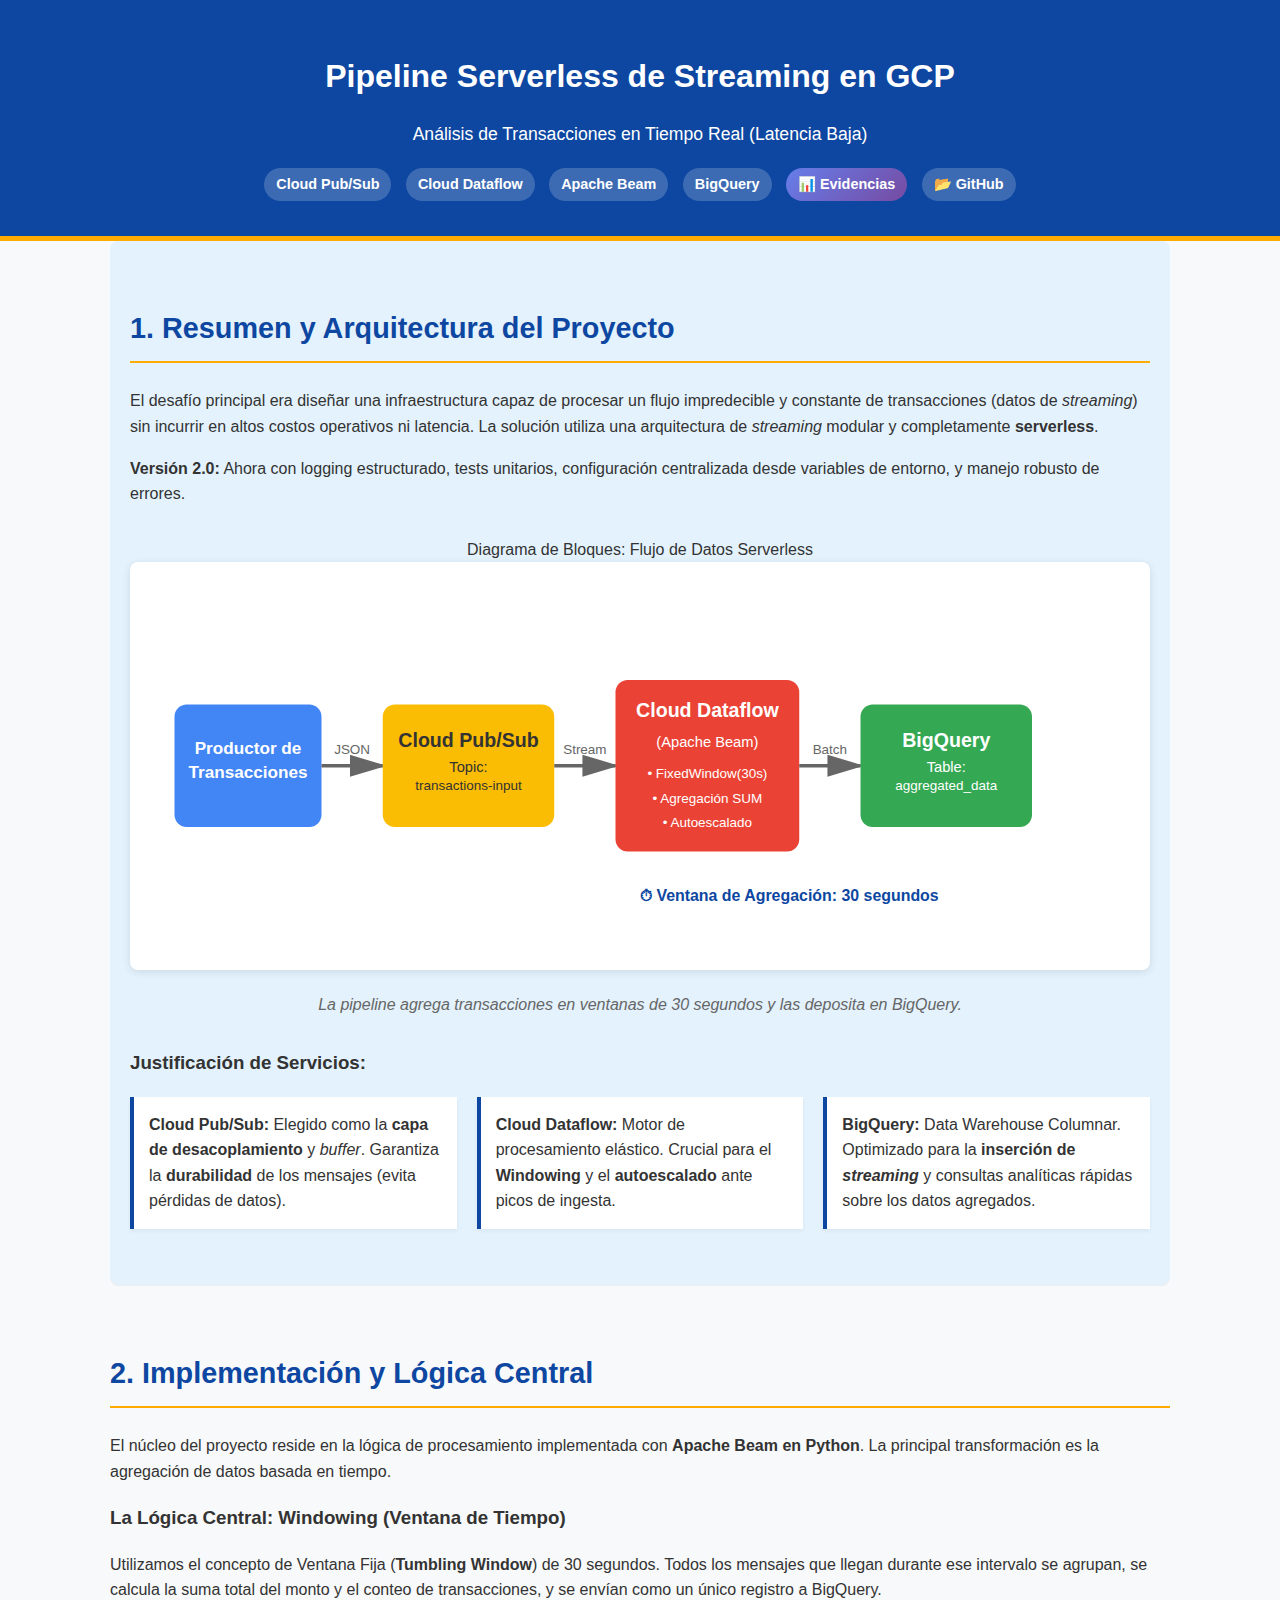
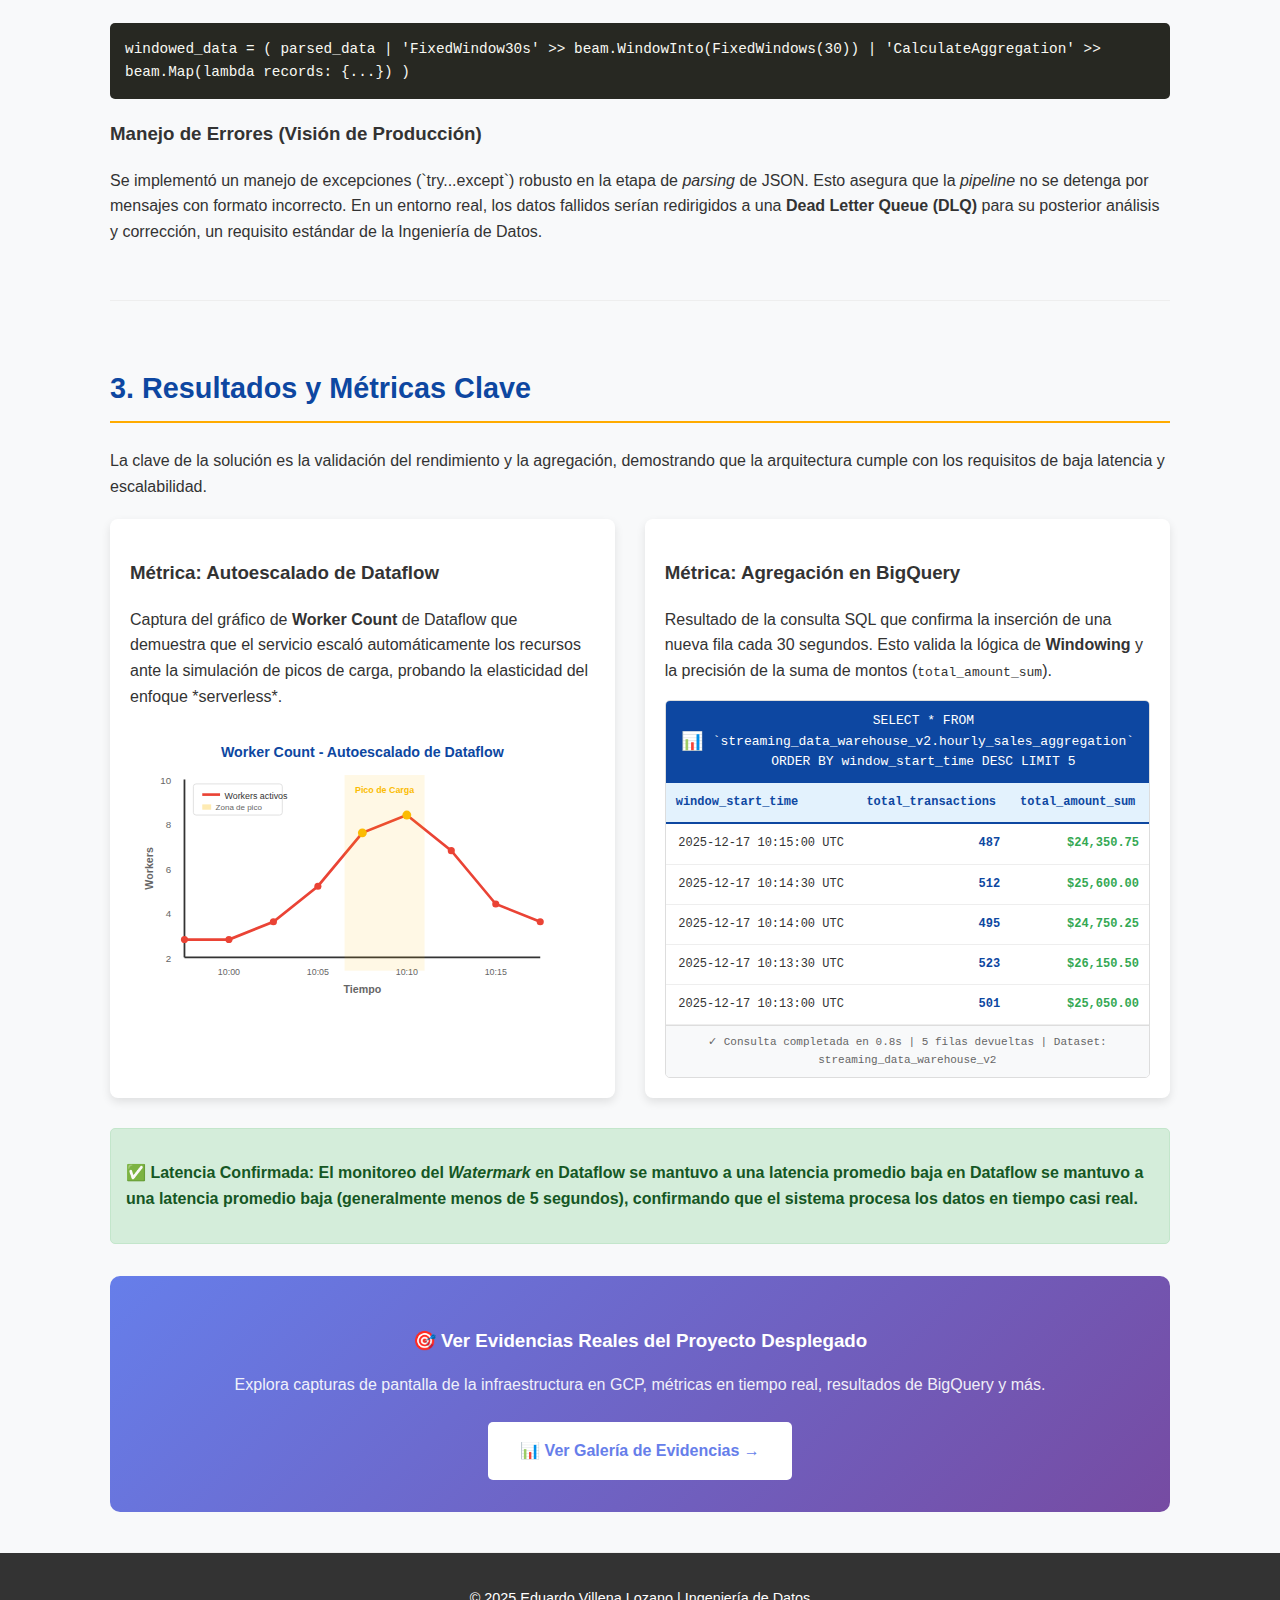
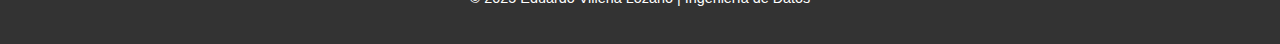
<file: index.html>
<!DOCTYPE html>
<html lang="es">
    <head>
        <meta charset="UTF-8">
        <meta name="viewport" content="width=device-width, initial-scale=1.0">
        <meta name="description"
            content="Pipeline Serverless de Streaming en GCP para análisis de transacciones en tiempo real con Pub/Sub, Dataflow y BigQuery.">
        <meta name="keywords"
            content="GCP, Google Cloud, Streaming, Pipeline, BigQuery, Dataflow, Apache Beam, Pub/Sub, Serverless">
        <meta name="author" content="Portafolio de Ingeniería de Datos">
        <title>Proyecto | Pipeline Serverless de Streaming en GCP</title>
        <link rel="stylesheet" href="css/style.css">
    </head>
    <body>

        <header class="hero">
            <div class="container">
                <h1 class="project-title">Pipeline Serverless de Streaming en GCP</h1>
                <p class="subtitle">Análisis de Transacciones en Tiempo Real (Latencia Baja)</p>
                <div class="tech-stack">
                    <a href="pubsub.html" class="tech-badge tech-badge-link" title="Ver detalles de Cloud Pub/Sub">Cloud Pub/Sub</a>
                    <a href="dataflow.html" class="tech-badge tech-badge-link" title="Ver detalles de Cloud Dataflow">Cloud Dataflow</a>
                    <a href="apachebeam.html" class="tech-badge tech-badge-link" title="Ver detalles de Apache Beam">Apache Beam</a>
                    <a href="bigquery.html" class="tech-badge tech-badge-link" title="Ver detalles de BigQuery">BigQuery</a>
                    <a href="evidencias.html" class="tech-badge tech-badge-link" title="Ver evidencias del proyecto desplegado" style="background: linear-gradient(135deg, #667eea 0%, #764ba2 100%);">📊 Evidencias</a>
                    <a href="https://github.com/tu-usuario/streaming-serverless-pipeline" target="_blank" rel="noopener noreferrer" class="tech-badge tech-badge-link" title="Ver código fuente en GitHub">📂 GitHub</a>
                </div>
            </div>
        </header>

        <main class="container main-content">

            <section id="arquitectura" class="section architecture-section">
                <h2>1. Resumen y Arquitectura del Proyecto</h2>
                <p>El desafío principal era diseñar una infraestructura capaz de
                    procesar un flujo impredecible y constante de transacciones
                    (datos de <em>streaming</em>) sin incurrir en altos costos
                    operativos ni latencia. La solución utiliza una arquitectura
                    de <em>streaming</em> modular y completamente <strong>serverless</strong>.</p>
                <p><strong>Versión 2.0:</strong> Ahora con logging estructurado, tests unitarios,
                    configuración centralizada desde variables de entorno, y manejo robusto de errores.</p>

                <figure class="diagram-container">
                    <figcaption>Diagrama de Bloques: Flujo de Datos
                        Serverless</figcaption>
                    <svg class="architecture-svg" viewBox="0 0 800 300"
                        xmlns="http://www.w3.org/2000/svg">
                        <!-- Productor -->
                        <g class="component">
                            <rect x="20" y="100" width="120" height="100"
                                fill="#4285F4" rx="10" />
                            <text x="80" y="140" text-anchor="middle"
                                fill="white" font-weight="bold"
                                font-size="14">Productor de</text>
                            <text x="80" y="160" text-anchor="middle"
                                fill="white" font-weight="bold"
                                font-size="14">Transacciones</text>
                        </g>

                        <!-- Flecha 1 -->
                        <path d="M 140 150 L 190 150" stroke="#666"
                            stroke-width="3" fill="none"
                            marker-end="url(#arrowhead)" />
                        <text x="165" y="140" text-anchor="middle"
                            font-size="11" fill="#666">JSON</text>

                        <!-- Cloud Pub/Sub -->
                        <g class="component">
                            <rect x="190" y="100" width="140" height="100"
                                fill="#FBBC04" rx="10" />
                            <text x="260" y="135" text-anchor="middle"
                                fill="#333" font-weight="bold"
                                font-size="16">Cloud Pub/Sub</text>
                            <text x="260" y="155" text-anchor="middle"
                                fill="#333" font-size="12">Topic:</text>
                            <text x="260" y="170" text-anchor="middle"
                                fill="#333"
                                font-size="11">transactions-input</text>
                        </g>

                        <!-- Flecha 2 -->
                        <path d="M 330 150 L 380 150" stroke="#666"
                            stroke-width="3" fill="none"
                            marker-end="url(#arrowhead)" />
                        <text x="355" y="140" text-anchor="middle"
                            font-size="11" fill="#666">Stream</text>

                        <!-- Cloud Dataflow -->
                        <g class="component">
                            <rect x="380" y="80" width="150" height="140"
                                fill="#EA4335" rx="10" />
                            <text x="455" y="110" text-anchor="middle"
                                fill="white" font-weight="bold"
                                font-size="16">Cloud Dataflow</text>
                            <text x="455" y="135" text-anchor="middle"
                                fill="white" font-size="12">(Apache Beam)</text>
                            <text x="455" y="160" text-anchor="middle"
                                fill="white" font-size="11">•
                                FixedWindow(30s)</text>
                            <text x="455" y="180" text-anchor="middle"
                                fill="white" font-size="11">• Agregación
                                SUM</text>
                            <text x="455" y="200" text-anchor="middle"
                                fill="white" font-size="11">•
                                Autoescalado</text>
                        </g>

                        <!-- Flecha 3 -->
                        <path d="M 530 150 L 580 150" stroke="#666"
                            stroke-width="3" fill="none"
                            marker-end="url(#arrowhead)" />
                        <text x="555" y="140" text-anchor="middle"
                            font-size="11" fill="#666">Batch</text>

                        <!-- BigQuery -->
                        <g class="component">
                            <rect x="580" y="100" width="140" height="100"
                                fill="#34A853" rx="10" />
                            <text x="650" y="135" text-anchor="middle"
                                fill="white" font-weight="bold"
                                font-size="16">BigQuery</text>
                            <text x="650" y="155" text-anchor="middle"
                                fill="white" font-size="12">Table:</text>
                            <text x="650" y="170" text-anchor="middle"
                                fill="white"
                                font-size="11">aggregated_data</text>
                        </g>

                        <!-- Definición de flecha -->
                        <defs>
                            <marker id="arrowhead" markerWidth="10"
                                markerHeight="10" refX="9" refY="3"
                                orient="auto">
                                <polygon points="0 0, 10 3, 0 6" fill="#666" />
                            </marker>
                        </defs>

                        <!-- Tiempo de ventana -->
                        <text x="400" y="260" font-size="13" fill="#0d47a1"
                            font-weight="bold">⏱ Ventana de Agregación: 30
                            segundos</text>
                    </svg>
                    <p class="diagram-note">La pipeline agrega transacciones en
                        ventanas de 30 segundos y las deposita en BigQuery.</p>
                </figure>

                <div class="component-list">
                    <h3>Justificación de Servicios:</h3>
                    <ul>
                        <li><strong>Cloud Pub/Sub:</strong> Elegido como la
                            <strong>capa de desacoplamiento</strong> y <em>buffer</em>. Garantiza la
                            <strong>durabilidad</strong> de los mensajes (evita pérdidas de
                            datos).</li>
                        <li><strong>Cloud Dataflow:</strong> Motor de
                            procesamiento elástico. Crucial para el
                            <strong>Windowing</strong> y el <strong>autoescalado</strong> ante picos de
                            ingesta.</li>
                        <li><strong>BigQuery:</strong> Data Warehouse Columnar.
                            Optimizado para la <strong>inserción de <em>streaming</em></strong> y
                            consultas analíticas rápidas sobre los datos
                            agregados.</li>
                    </ul>
                </div>
            </section>

            <section id="implementacion" class="section">
                <h2>2. Implementación y Lógica Central</h2>
                <p>El núcleo del proyecto reside en la lógica de procesamiento
                    implementada con <strong>Apache Beam en Python</strong>. La principal
                    transformación es la agregación de datos basada en
                    tiempo.</p>

                <h3>La Lógica Central: Windowing (Ventana de Tiempo)</h3>
                <p>Utilizamos el concepto de Ventana Fija (<strong>Tumbling
                    Window</strong>) de 30 segundos. Todos los mensajes que llegan
                    durante ese intervalo se agrupan, se calcula la suma total
                    del monto y el conteo de transacciones, y se envían como un
                    único registro a BigQuery.</p>

                <div class="code-snippet">
                    <code>
                        windowed_data = (
                        parsed_data
                        | 'FixedWindow30s' >> beam.WindowInto(FixedWindows(30))
                        | 'CalculateAggregation' >> beam.Map(lambda records:
                        {...})
                        )
                    </code>
                </div>

                <h3>Manejo de Errores (Visión de Producción)</h3>
                <p>Se implementó un manejo de excepciones (`try...except`)
                    robusto en la etapa de <em>parsing</em> de JSON. Esto asegura que
                    la <em>pipeline</em> no se detenga por mensajes con formato
                    incorrecto. En un entorno real, los datos fallidos serían
                    redirigidos a una <strong>Dead Letter Queue (DLQ)</strong> para su
                    posterior análisis y corrección, un requisito estándar de la
                    Ingeniería de Datos.</p>
            </section>

            <section id="resultados" class="section results-section">
                <h2>3. Resultados y Métricas Clave</h2>
                <p>La clave de la solución es la validación del rendimiento y la
                    agregación, demostrando que la arquitectura cumple con los
                    requisitos de baja latencia y escalabilidad.</p>

                <div class="evidence-grid">
                    <div class="evidence-item">
                        <h3>Métrica: Autoescalado de Dataflow</h3>
                        <p>Captura del gráfico de <strong>Worker Count</strong> de Dataflow
                            que demuestra que el servicio escaló automáticamente
                            los recursos ante la simulación de picos de carga,
                            probando la elasticidad del enfoque
                            *serverless*.</p>
                        <figure>
                            <svg class="chart-svg" viewBox="0 0 500 300"
                                xmlns="http://www.w3.org/2000/svg">
                                <!-- Título -->
                                <text x="250" y="25" text-anchor="middle"
                                    font-size="16" font-weight="bold"
                                    fill="#0d47a1">Worker Count - Autoescalado
                                    de Dataflow</text>

                                <!-- Ejes -->
                                <line x1="50" y1="250" x2="450" y2="250"
                                    stroke="#333" stroke-width="2" />
                                <line x1="50" y1="50" x2="50" y2="250"
                                    stroke="#333" stroke-width="2" />

                                <!-- Etiquetas eje Y -->
                                <text x="35" y="55" text-anchor="end"
                                    font-size="11" fill="#666">10</text>
                                <text x="35" y="105" text-anchor="end"
                                    font-size="11" fill="#666">8</text>
                                <text x="35" y="155" text-anchor="end"
                                    font-size="11" fill="#666">6</text>
                                <text x="35" y="205" text-anchor="end"
                                    font-size="11" fill="#666">4</text>
                                <text x="35" y="255" text-anchor="end"
                                    font-size="11" fill="#666">2</text>
                                <text x="15" y="150" text-anchor="middle"
                                    font-size="12" font-weight="bold"
                                    fill="#666"
                                    transform="rotate(-90, 15, 150)">Workers</text>

                                <!-- Etiquetas eje X -->
                                <text x="100" y="270" text-anchor="middle"
                                    font-size="10" fill="#666">10:00</text>
                                <text x="200" y="270" text-anchor="middle"
                                    font-size="10" fill="#666">10:05</text>
                                <text x="300" y="270" text-anchor="middle"
                                    font-size="10" fill="#666">10:10</text>
                                <text x="400" y="270" text-anchor="middle"
                                    font-size="10" fill="#666">10:15</text>
                                <text x="250" y="290" text-anchor="middle"
                                    font-size="12" font-weight="bold"
                                    fill="#666">Tiempo</text>

                                <!-- Línea de datos (escalado dinámico) -->
                                <polyline
                                    points="50,230 100,230 150,210 200,170 250,110 300,90 350,130 400,190 450,210"
                                    fill="none" stroke="#EA4335"
                                    stroke-width="3" />

                                <!-- Puntos de datos -->
                                <circle cx="50" cy="230" r="4" fill="#EA4335" />
                                <circle cx="100" cy="230" r="4"
                                    fill="#EA4335" />
                                <circle cx="150" cy="210" r="4"
                                    fill="#EA4335" />
                                <circle cx="200" cy="170" r="4"
                                    fill="#EA4335" />
                                <circle cx="250" cy="110" r="5"
                                    fill="#FBBC04" />
                                <circle cx="300" cy="90" r="5" fill="#FBBC04" />
                                <circle cx="350" cy="130" r="4"
                                    fill="#EA4335" />
                                <circle cx="400" cy="190" r="4"
                                    fill="#EA4335" />
                                <circle cx="450" cy="210" r="4"
                                    fill="#EA4335" />

                                <!-- Área sombreada de pico -->
                                <rect x="230" y="45" width="90" height="220"
                                    fill="#FBBC04" opacity="0.1" />
                                <text x="275" y="65" text-anchor="middle"
                                    font-size="10" font-weight="bold"
                                    fill="#FBBC04">Pico de Carga</text>

                                <!-- Leyenda -->
                                <rect x="60" y="55" width="100" height="35"
                                    fill="white" stroke="#ddd" stroke-width="1"
                                    rx="3" />
                                <line x1="70" y1="67" x2="90" y2="67"
                                    stroke="#EA4335" stroke-width="3" />
                                <text x="95" y="72" font-size="10"
                                    fill="#333">Workers activos</text>
                                <rect x="70" y="78" width="10" height="6"
                                    fill="#FBBC04" opacity="0.3" />
                                <text x="85" y="84" font-size="9"
                                    fill="#666">Zona de pico</text>
                            </svg>
                        </figure>
                    </div>

                    <div class="evidence-item">
                        <h3>Métrica: Agregación en BigQuery</h3>
                        <p>Resultado de la consulta SQL que confirma la
                            inserción de una nueva fila cada 30 segundos. Esto
                            valida la lógica de <strong>Windowing</strong> y la precisión de
                            la suma de montos (<code>total_amount_sum</code>).</p>
                        <figure>
                            <div class="bigquery-result">
                                <div class="query-header">
                                    <span class="query-icon">📊</span>
                                    <span class="query-title">SELECT * FROM
                                        `streaming_data_warehouse_v2.hourly_sales_aggregation`
                                        ORDER BY window_start_time DESC LIMIT
                                        5</span>
                                </div>
                                <div class="query-table">
                                    <table>
                                        <thead>
                                            <tr>
                                                <th>window_start_time</th>
                                                <th>total_transactions</th>
                                                <th>total_amount_sum</th>
                                            </tr>
                                        </thead>
                                        <tbody>
                                            <tr>
                                                <td>2025-12-17 10:15:00 UTC</td>
                                                <td class="number">487</td>
                                                <td
                                                    class="amount">$24,350.75</td>
                                            </tr>
                                            <tr>
                                                <td>2025-12-17 10:14:30 UTC</td>
                                                <td class="number">512</td>
                                                <td
                                                    class="amount">$25,600.00</td>
                                            </tr>
                                            <tr>
                                                <td>2025-12-17 10:14:00 UTC</td>
                                                <td class="number">495</td>
                                                <td
                                                    class="amount">$24,750.25</td>
                                            </tr>
                                            <tr>
                                                <td>2025-12-17 10:13:30 UTC</td>
                                                <td class="number">523</td>
                                                <td
                                                    class="amount">$26,150.50</td>
                                            </tr>
                                            <tr>
                                                <td>2025-12-17 10:13:00 UTC</td>
                                                <td class="number">501</td>
                                                <td
                                                    class="amount">$25,050.00</td>
                                            </tr>
                                        </tbody>
                                    </table>
                                </div>
                                <div class="query-footer">
                                    <span class="query-stats">✓ Consulta
                                        completada en 0.8s | 5 filas devueltas |
                                        Dataset:
                                        streaming_data_warehouse_v2</span>
                                </div>
                            </div>
                        </figure>
                    </div>
                </div>

                <div class="validation-point">
                    <p>✅ Latencia Confirmada: El monitoreo del <i>Watermark</i> en Dataflow se mantuvo a una latencia promedio baja
                        en Dataflow se mantuvo a una latencia promedio baja
                        (generalmente menos de 5 segundos), confirmando que el
                        sistema procesa los datos en tiempo casi real.</p>
                </div>

                <div style="text-align: center; margin-top: 2rem; padding: 2rem; background: linear-gradient(135deg, #667eea 0%, #764ba2 100%); border-radius: 10px;">
                    <h3 style="color: white; margin-bottom: 1rem;">🎯 Ver Evidencias Reales del Proyecto Desplegado</h3>
                    <p style="color: white; opacity: 0.9; margin-bottom: 1.5rem;">Explora capturas de pantalla de la infraestructura en GCP, métricas en tiempo real, resultados de BigQuery y más.</p>
                    <a href="evidencias.html" style="display: inline-block; background: white; color: #667eea; padding: 1rem 2rem; border-radius: 5px; text-decoration: none; font-weight: bold; transition: transform 0.3s ease;" onmouseover="this.style.transform='scale(1.05)'" onmouseout="this.style.transform='scale(1)'">📊 Ver Galería de Evidencias →</a>
                </div>
            </section>

        </main>

        <footer>
            <p>&copy; 2025 Eduardo Villena Lozano | Ingeniería de Datos</p>
        </footer>

        <script src="js/main.js"></script>
    </body>
</html>
</file>
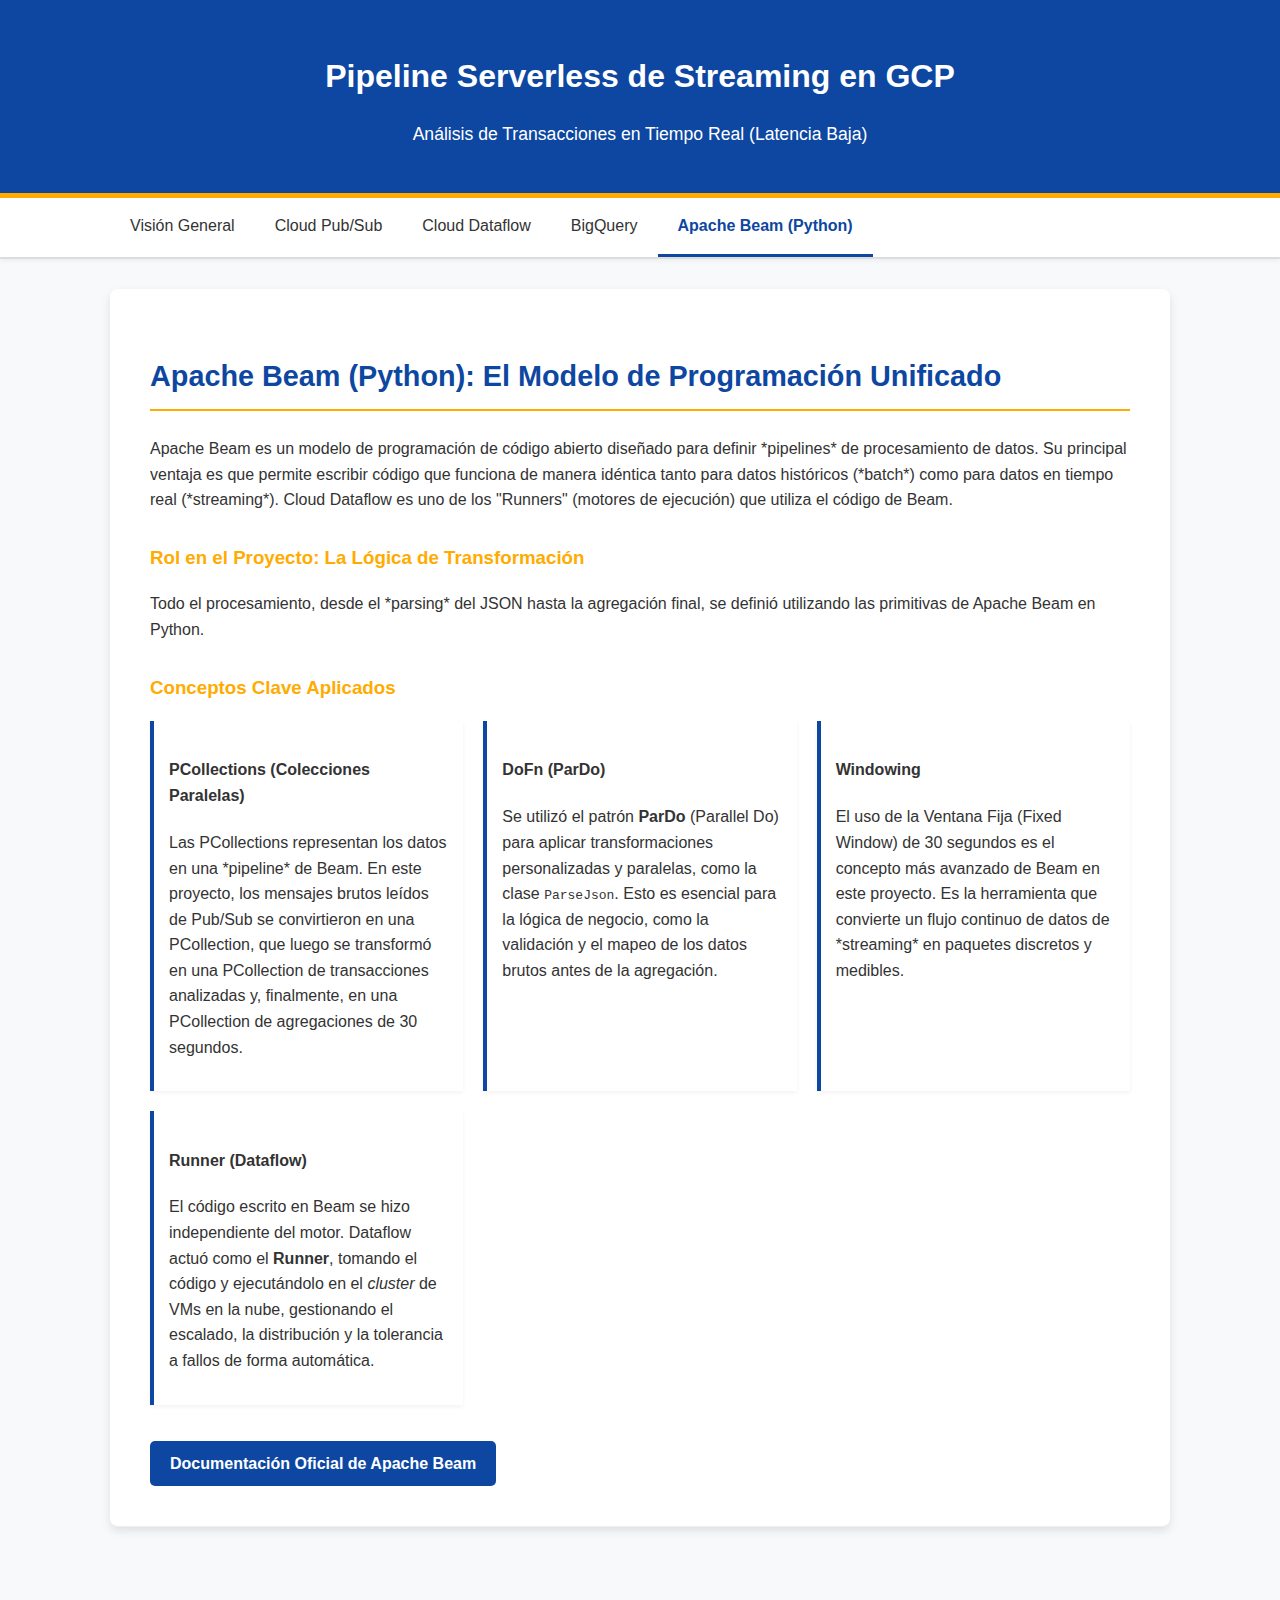
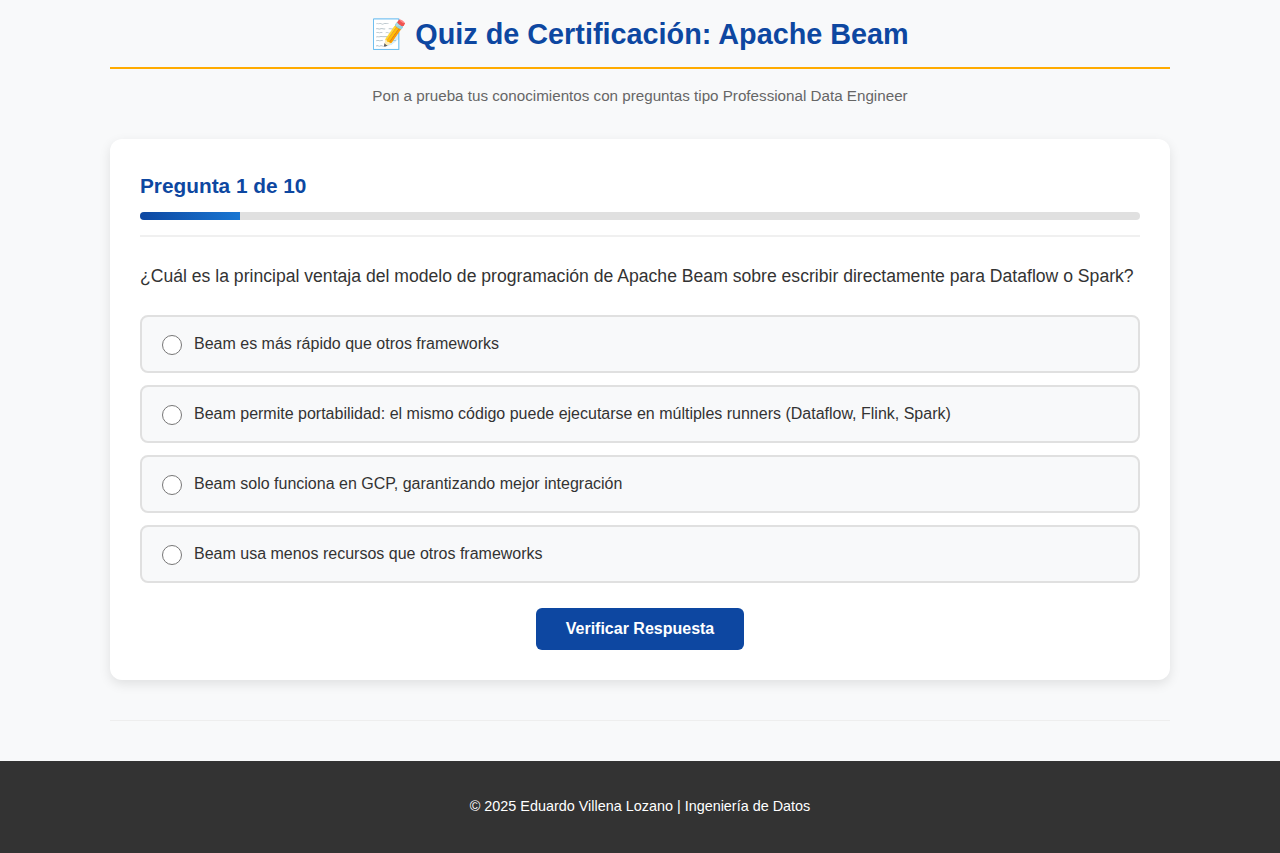
<file: apachebeam.html>
<!DOCTYPE html>
<html lang="es">
    <head>
        <meta charset="UTF-8">
        <meta name="viewport" content="width=device-width, initial-scale=1.0">
        <meta name="description" content="Apache Beam: Modelo de programación unificado para definición de pipelines de procesamiento de datos.">
        <meta name="keywords" content="Apache Beam, Python, Pipeline, PCollection, DoFn, Windowing, Dataflow">
        <title>Detalle | Apache Beam (Python)</title>
        <link rel="stylesheet" href="css/style.css">
    </head>
    <body>

        <header class="hero">
            <div class="container">
                <h1 class="project-title">Pipeline Serverless de Streaming en
                    GCP</h1>
                <p class="subtitle">Análisis de Transacciones en Tiempo Real
                    (Latencia Baja)</p>
            </div>
        </header>

        <nav class="tool-nav">
            <div class="container">
                <a href="index.html" class="nav-item"
                    data-tool="overview">Visión General</a>
                <a href="pubsub.html" class="nav-item" data-tool="pubsub">Cloud
                    Pub/Sub</a>
                <a href="dataflow.html" class="nav-item"
                    data-tool="dataflow">Cloud Dataflow</a>
                <a href="bigquery.html" class="nav-item"
                    data-tool="bigquery">BigQuery</a>
                <a href="apachebeam.html" class="nav-item active"
                    data-tool="apachebeam">Apache Beam (Python)</a>
            </div>
        </nav>

        <main class="container main-content">
            <section class="section tool-detail-content">
                <h2>Apache Beam (Python): El Modelo de Programación
                    Unificado</h2>
                <p>Apache Beam es un modelo de programación de código abierto
                    diseñado para definir *pipelines* de procesamiento de datos.
                    Su principal ventaja es que permite escribir código que
                    funciona de manera idéntica tanto para datos históricos
                    (*batch*) como para datos en tiempo real (*streaming*).
                    Cloud Dataflow es uno de los "Runners" (motores de
                    ejecución) que utiliza el código de Beam.</p>

                <h3>Rol en el Proyecto: La Lógica de Transformación</h3>
                <p>Todo el procesamiento, desde el *parsing* del JSON hasta la
                    agregación final, se definió utilizando las primitivas de
                    Apache Beam en Python.</p>

                <h3>Conceptos Clave Aplicados</h3>

                <div class="component-list">
                    <ul>
                        <li>
                            <h4>PCollections (Colecciones Paralelas)</h4>
                            <p>Las PCollections representan los datos en una
                                *pipeline* de Beam. En este proyecto, los
                                mensajes brutos leídos de Pub/Sub se
                                convirtieron en una PCollection, que luego se
                                transformó en una PCollection de transacciones
                                analizadas y, finalmente, en una PCollection de
                                agregaciones de 30 segundos.</p>
                        </li>
                        <li>
                            <h4>DoFn (ParDo)</h4>
                            <p>Se utilizó el patrón <strong>ParDo</strong> (Parallel Do) para
                                aplicar transformaciones personalizadas y
                                paralelas, como la clase <code>ParseJson</code>.
                                Esto es esencial para la lógica de negocio, como
                                la validación y el mapeo de los datos brutos
                                antes de la agregación.</p>
                        </li>
                        <li>
                            <h4>Windowing</h4>
                            <p>El uso de la Ventana Fija (Fixed Window) de 30
                                segundos es el concepto más avanzado de Beam en
                                este proyecto. Es la herramienta que convierte
                                un flujo continuo de datos de *streaming* en
                                paquetes discretos y medibles.</p>
                        </li>
                        <li>
                            <h4>Runner (Dataflow)</h4>
                            <p>El código escrito en Beam se hizo independiente
                                del motor. Dataflow actuó como el <strong>Runner</strong>,
                                tomando el código y ejecutándolo en el <em>cluster</em>
                                de VMs en la nube, gestionando el escalado, la
                                distribución y la tolerancia a fallos de forma
                                automática.</p>
                        </li>
                    </ul>
                </div>

                <a href="https://beam.apache.org/" target="_blank" rel="noopener noreferrer"
                    class="official-link">Documentación Oficial de Apache
                    Beam</a>
            </section>

            <!-- Quiz de Certificación -->
            <section class="section quiz-container">
                <h2 class="quiz-title">📝 Quiz de Certificación: Apache Beam</h2>
                <p class="quiz-intro">Pon a prueba tus conocimientos con preguntas tipo Professional Data Engineer</p>
                <div id="apachebeamQuiz"></div>
            </section>
        </main>

        <footer>
            <p>&copy; 2025 Eduardo Villena Lozano | Ingeniería de Datos</p>
        </footer>

        <script src="js/main.js"></script>
        <script src="js/quiz.js"></script>
        <script>
            // Preguntas específicas de Apache Beam para Professional Data Engineer
            const apachebeamQuestions = [
                {
                    question: "¿Cuál es la principal ventaja del modelo de programación de Apache Beam sobre escribir directamente para Dataflow o Spark?",
                    options: [
                        "Beam es más rápido que otros frameworks",
                        "Beam permite portabilidad: el mismo código puede ejecutarse en múltiples runners (Dataflow, Flink, Spark)",
                        "Beam solo funciona en GCP, garantizando mejor integración",
                        "Beam usa menos recursos que otros frameworks"
                    ],
                    correct: 1,
                    explanation: "La ventaja principal de Beam es la PORTABILIDAD. Escribes el código una vez usando el SDK de Beam, y puedes ejecutarlo en diferentes runners (Dataflow, Apache Flink, Apache Spark, Direct Runner para testing). Esto evita el vendor lock-in y permite migrar entre plataformas sin reescribir la lógica del pipeline. El modelo unificado funciona tanto para batch como streaming."
                },
                {
                    question: "¿Cuándo deberías usar 'Combine.perKey()' en lugar de 'GroupByKey()' seguido de una operación de agregación?",
                    options: [
                        "Nunca, ambos producen el mismo resultado con el mismo rendimiento",
                        "Siempre que sea posible, porque Combine.perKey optimiza la agregación con combinadores locales",
                        "Solo en pipelines batch, no en streaming",
                        "Solo cuando tienes menos de 1000 claves únicas"
                    ],
                    correct: 1,
                    explanation: "SIEMPRE usa Combine.perKey() cuando sea posible. Combine aplica la función de combinación LOCALMENTE en cada worker antes del shuffle, reduciendo dramáticamente la cantidad de datos transferidos. Por ejemplo, para sumar valores, Combine suma parcialmente en cada worker, transfiere solo los subtotales, y luego los combina. GroupByKey transfiere TODOS los valores, causando shuffle masivo. Esta optimización es crítica para rendimiento."
                },
                {
                    question: "Tienes un pipeline que lee de Pub/Sub, procesa mensajes y escribe a BigQuery. Algunos mensajes fallan al procesarse. ¿Cuál es la mejor práctica para manejar estos errores?",
                    options: [
                        "Dejar que el pipeline falle y reiniciarlo manualmente",
                        "Usar try-catch y descartar mensajes con error",
                        "Implementar un patrón Dead Letter Queue con PCollections separadas",
                        "Aumentar el timeout de procesamiento"
                    ],
                    correct: 2,
                    explanation: "La mejor práctica es implementar un patrón 'Dead Letter Queue' usando 'tagged outputs' en ParDo. Retornas los elementos exitosos en el output principal y los elementos fallidos en un output secundario (side output). Los elementos fallidos se escriben a una tabla/topic separado para análisis posterior. Ejemplo: result = messages | beam.ParDo(ProcessFn()).with_outputs('failed', main='success'). Esto evita que errores individuales detengan todo el pipeline."
                },
                {
                    question: "¿Qué significa 'side input' en Apache Beam y cuál es su caso de uso típico?",
                    options: [
                        "Es un input secundario que se lee en paralelo con el input principal",
                        "Es una PCollection adicional que se pasa como vista completa a cada elemento durante el procesamiento",
                        "Es una forma de leer datos de múltiples fuentes simultáneamente",
                        "Es un patrón obsoleto, reemplazado por CoGroupByKey"
                    ],
                    correct: 1,
                    explanation: "Un 'side input' es una PCollection que se convierte en una vista (view) y se pasa COMPLETA a cada elemento procesado en un ParDo. Caso típico: tienes un stream de transacciones y necesitas enriquecer cada transacción con datos de referencia (ej: catálogo de productos, tasas de cambio). El side input debe caber en memoria del worker. Si es muy grande, usa joins (CoGroupByKey) o consultas externas. Sintaxis: beam.pvalue.AsDict(side_pcoll)."
                },
                {
                    question: "En un pipeline de streaming con Beam, ¿cuál es la diferencia entre 'Event Time' y 'Processing Time'?",
                    options: [
                        "Son lo mismo, solo diferente terminología",
                        "Event Time es cuando el evento ocurrió; Processing Time es cuando el pipeline lo procesa",
                        "Event Time se usa en batch; Processing Time en streaming",
                        "Processing Time es más preciso que Event Time"
                    ],
                    correct: 1,
                    explanation: "Event Time es el timestamp de CUANDO EL EVENTO OCURRIÓ (ej: cuando se generó la transacción en el dispositivo). Processing Time es cuando el pipeline RECIBE/PROCESA el evento. La diferencia es crítica: si un dispositivo estuvo offline y envía datos tarde, Event Time es el original, Processing Time es mucho posterior. Para análisis correcto (ej: ventas por hora), DEBES usar Event Time. Beam usa Event Time por defecto con windowing, y el watermark rastrea el progreso."
                },
                {
                    question: "¿Cuál es la diferencia entre 'CoGroupByKey' y 'Flatten' + 'GroupByKey' en Apache Beam?",
                    options: [
                        "Son idénticos en funcionalidad y rendimiento",
                        "CoGroupByKey es para joins de PCollections con claves; Flatten+GroupByKey para merge simple",
                        "CoGroupByKey solo funciona con 2 PCollections; Flatten+GroupByKey con N collections",
                        "Flatten+GroupByKey es siempre más eficiente"
                    ],
                    correct: 1,
                    explanation: "CoGroupByKey es específicamente para JOIN de múltiples PCollections POR CLAVE, manteniendo los valores de cada collection separados en iterables nombrados. Ejemplo: unir usuarios con pedidos por user_id. FLATTEN+GROUPBYKEY: merge múltiples PCollections en una sola y luego agrupa, perdiendo el origen de cada elemento. USA CoGroupByKey para joins relacionales. USA Flatten+GroupByKey cuando solo necesitas combinar y agrupar sin distinguir origen."
                },
                {
                    question: "¿Qué es un 'PTransform' en Apache Beam y cómo se diferencia de un 'DoFn'?",
                    options: [
                        "Son sinónimos, representan lo mismo",
                        "PTransform es una transformación completa; DoFn es la lógica de procesamiento elemento por elemento",
                        "PTransform es para batch; DoFn es para streaming",
                        "DoFn es obsoleto, siempre usa PTransform"
                    ],
                    correct: 1,
                    explanation: "PTRANSFORM: Transformación de alto nivel que toma PCollection(s) como input y produce PCollection(s) como output. Puede contener múltiples pasos. Ejemplos: Map, Filter, GroupByKey son PTransforms. DOFN: Clase que implementa la LÓGICA de procesamiento elemento por elemento dentro de un ParDo. Un DoFn se usa DENTRO de un PTransform (ParDo es un PTransform que ejecuta un DoFn). MEJOR PRÁCTICA: Encapsula lógica compleja en PTransforms reutilizables compuestos de múltiples pasos."
                },
                {
                    question: "¿Cuándo deberías usar 'Stateful Processing' en Apache Beam?",
                    options: [
                        "Nunca, es una característica avanzada innecesaria",
                        "Cuando necesitas mantener estado por clave entre elementos (ej: contadores, deduplicación)",
                        "Solo en pipelines batch, no en streaming",
                        "Cuando quieres evitar usar GroupByKey"
                    ],
                    correct: 1,
                    explanation: "Stateful Processing permite mantener ESTADO MUTABLE por clave entre elementos usando @StateSpec. CASOS DE USO: 1) Deduplicación (mantener IDs vistos), 2) Contadores incrementales, 3) Agregaciones complejas que no se pueden expresar con Combine, 4) Detección de patrones (ej: mantener últimos N eventos por usuario). IMPORTANTE: Estado es por clave, NO global. Requiere cuidado con memoria (limpia estado antiguo con timers). Más eficiente que GroupByKey para casos con estado incremental."
                },
                {
                    question: "¿Qué son los 'Timers' en Apache Beam y para qué se usan?",
                    options: [
                        "Para medir el tiempo de ejecución del pipeline",
                        "Para programar callbacks basados en event time o processing time",
                        "Para configurar timeouts en operaciones I/O",
                        "Para implementar delays entre transformaciones"
                    ],
                    correct: 1,
                    explanation: "TIMERS (@TimerSpec) permiten programar callbacks que se ejecutan en el futuro basados en EVENT TIME o PROCESSING TIME. CASOS DE USO: 1) Limpiar estado antiguo después de X tiempo, 2) Emitir resultados parciales si no llegan más datos en Y minutos, 3) Implementar timeouts personalizados, 4) Ventanas personalizadas complejas. Ejemplo: timer.set(window.maxTimestamp().plus(Duration.hours(1))) para limpiar estado 1 hora después del fin de la ventana. REQUIERE Stateful Processing."
                },
                {
                    question: "¿Cuál es la mejor práctica para testing de pipelines de Apache Beam?",
                    options: [
                        "Solo testing manual ejecutando el pipeline en Dataflow",
                        "Usar TestPipeline, PAssert y DirectRunner para unit tests",
                        "Testing no es posible en Beam debido a su naturaleza distribuida",
                        "Solo integration tests en producción"
                    ],
                    correct: 1,
                    explanation: "BEST PRACTICES: 1) UNIT TESTS: Usa TestPipeline (test framework de Beam) con DirectRunner (runner local), PAssert para validar outputs. 2) Separa lógica de negocio en DoFns testables independientemente. 3) INTEGRATION TESTS: Ejecuta en DirectRunner o Dataflow con datos de prueba. 4) Usa PAssert.that(output).containsInAnyOrder(...) para validar resultados. Beam está diseñado para ser TESTEABLE - el código es el mismo para local y producción (portabilidad de runners)."
                }
            ];

            document.addEventListener('DOMContentLoaded', () => {
                new Quiz('apachebeamQuiz', apachebeamQuestions);
            });
        </script>
    </body>
</html>
</file>
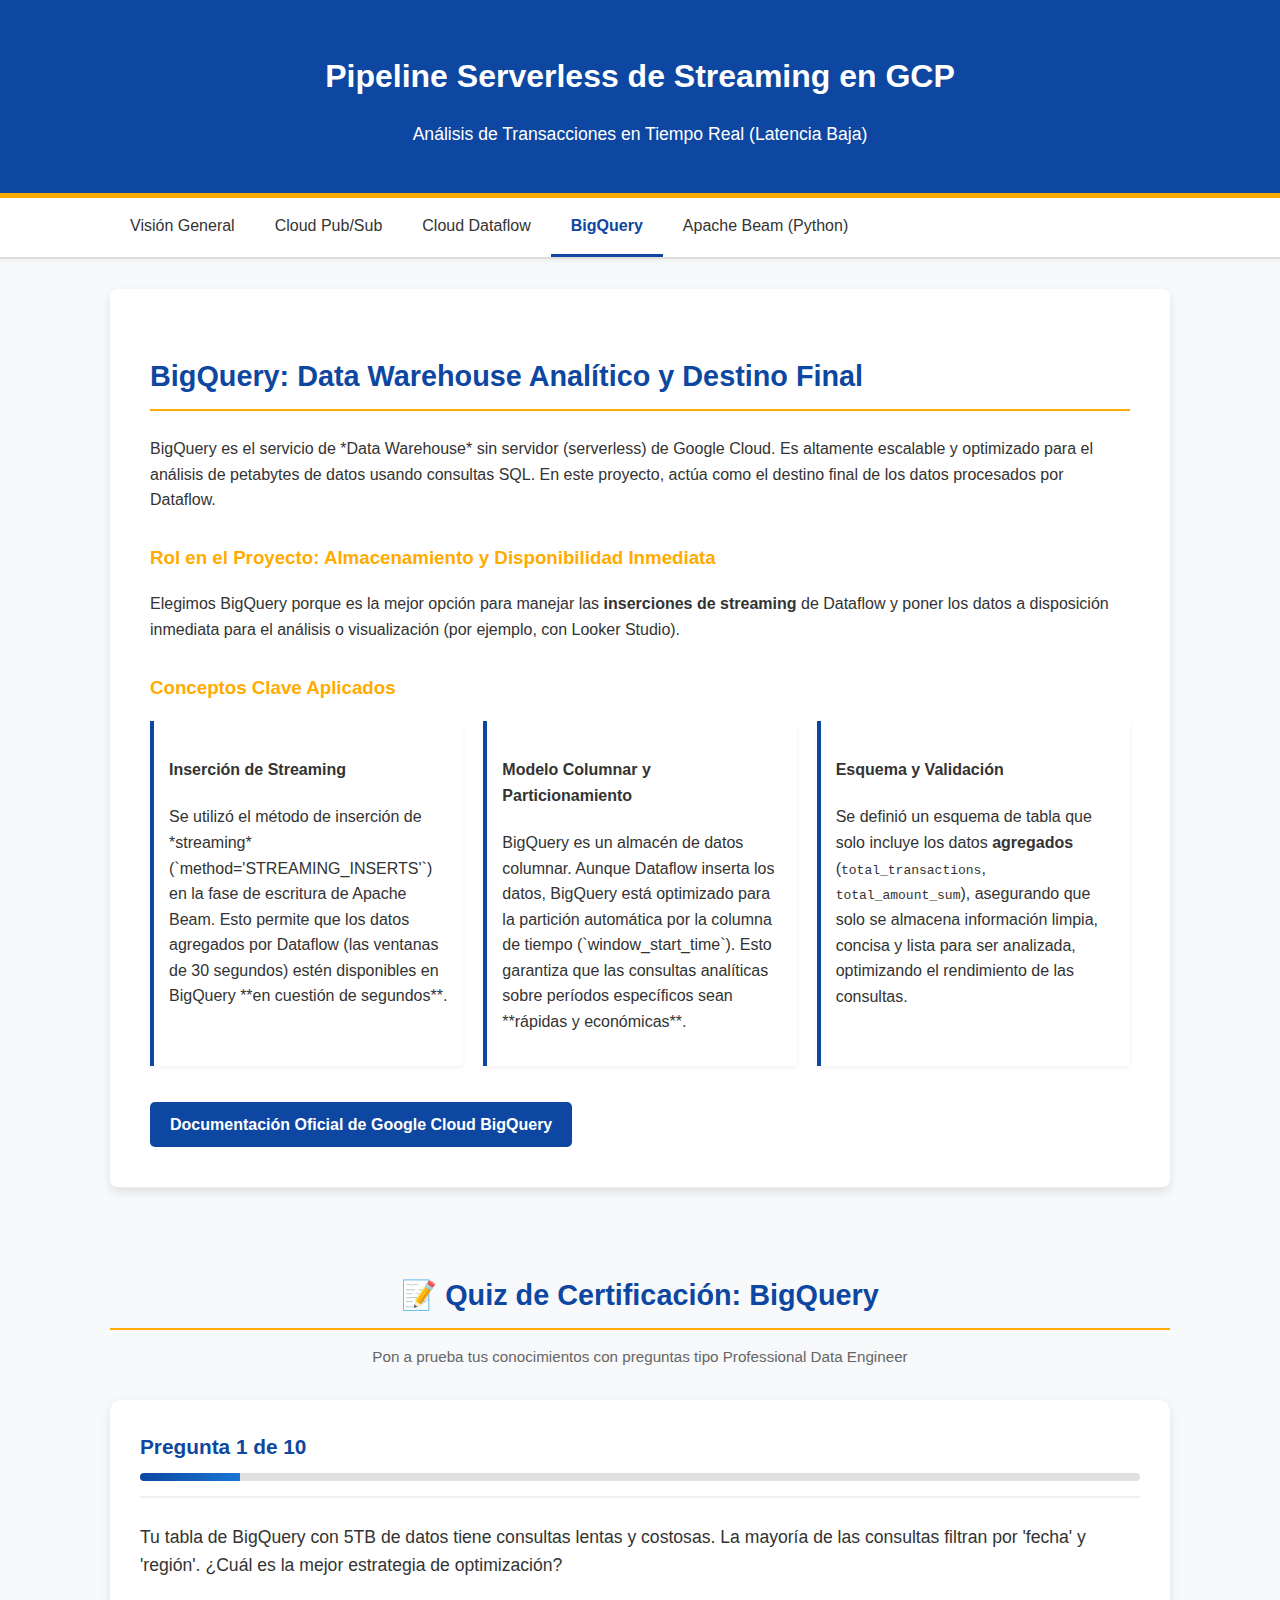
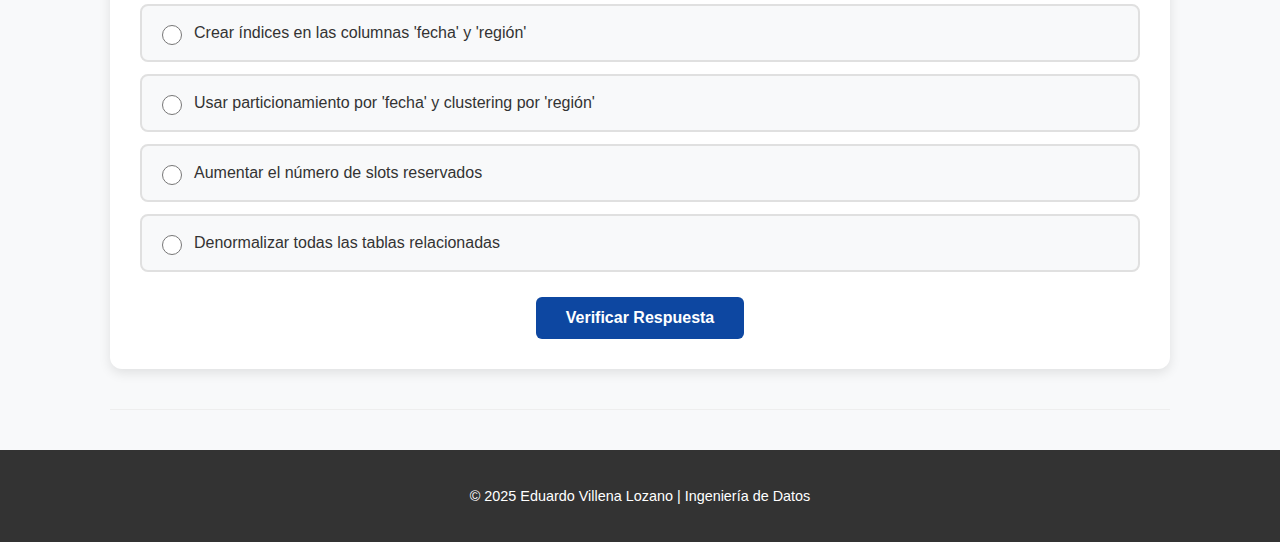
<file: bigquery.html>
<!DOCTYPE html>
<html lang="es">
    <head>
        <meta charset="UTF-8">
        <meta name="viewport" content="width=device-width, initial-scale=1.0">
        <meta name="description" content="BigQuery: Data Warehouse analítico serverless para almacenamiento y análisis de datos en tiempo real.">
        <meta name="keywords" content="BigQuery, GCP, Data Warehouse, SQL, Streaming Inserts, Analítica">
        <title>Detalle | BigQuery</title>
        <link rel="stylesheet" href="css/style.css">
    </head>
    <body>

        <header class="hero">
            <div class="container">
                <h1 class="project-title">Pipeline Serverless de Streaming en
                    GCP</h1>
                <p class="subtitle">Análisis de Transacciones en Tiempo Real
                    (Latencia Baja)</p>
            </div>
        </header>

        <nav class="tool-nav">
            <div class="container">
                <a href="index.html" class="nav-item"
                    data-tool="overview">Visión General</a>
                <a href="pubsub.html" class="nav-item" data-tool="pubsub">Cloud
                    Pub/Sub</a>
                <a href="dataflow.html" class="nav-item"
                    data-tool="dataflow">Cloud Dataflow</a>
                <a href="bigquery.html" class="nav-item active"
                    data-tool="bigquery">BigQuery</a>
                <a href="apachebeam.html" class="nav-item"
                    data-tool="apachebeam">Apache Beam (Python)</a>
            </div>
        </nav>

        <main class="container main-content">
            <section class="section tool-detail-content">
                <h2>BigQuery: Data Warehouse Analítico y Destino Final</h2>
                <p>BigQuery es el servicio de *Data Warehouse* sin servidor
                    (serverless) de Google Cloud. Es altamente escalable y
                    optimizado para el análisis de petabytes de datos usando
                    consultas SQL. En este proyecto, actúa como el destino final
                    de los datos procesados por Dataflow.</p>

                <h3>Rol en el Proyecto: Almacenamiento y Disponibilidad
                    Inmediata</h3>
                <p>Elegimos BigQuery porque es la mejor opción para manejar las
                    <strong>inserciones de streaming</strong> de Dataflow y poner los datos a
                    disposición inmediata para el análisis o visualización (por
                    ejemplo, con Looker Studio).</p>

                <h3>Conceptos Clave Aplicados</h3>

                <div class="component-list">
                    <ul>
                        <li>
                            <h4>Inserción de Streaming</h4>
                            <p>Se utilizó el método de inserción de *streaming*
                                (`method='STREAMING_INSERTS'`) en la fase de
                                escritura de Apache Beam. Esto permite que los
                                datos agregados por Dataflow (las ventanas de 30
                                segundos) estén disponibles en BigQuery **en
                                cuestión de segundos**.</p>
                        </li>
                        <li>
                            <h4>Modelo Columnar y Particionamiento</h4>
                            <p>BigQuery es un almacén de datos columnar. Aunque
                                Dataflow inserta los datos, BigQuery está
                                optimizado para la partición automática por la
                                columna de tiempo (`window_start_time`). Esto
                                garantiza que las consultas analíticas sobre
                                períodos específicos sean **rápidas y
                                económicas**.</p>
                        </li>
                        <li>
                            <h4>Esquema y Validación</h4>
                            <p>Se definió un esquema de tabla que solo incluye
                                los datos <strong>agregados</strong> (<code>total_transactions</code>,
                                <code>total_amount_sum</code>), asegurando que solo se
                                almacena información limpia, concisa y lista
                                para ser analizada, optimizando el rendimiento
                                de las consultas.</p>
                        </li>
                    </ul>
                </div>

                <a href="https://cloud.google.com/bigquery" target="_blank" rel="noopener noreferrer"
                    class="official-link">Documentación Oficial de Google Cloud
                    BigQuery</a>
            </section>

            <!-- Quiz de Certificación -->
            <section class="section quiz-container">
                <h2 class="quiz-title">📝 Quiz de Certificación: BigQuery</h2>
                <p class="quiz-intro">Pon a prueba tus conocimientos con preguntas tipo Professional Data Engineer</p>
                <div id="bigqueryQuiz"></div>
            </section>
        </main>

        <footer>
            <p>&copy; 2025 Eduardo Villena Lozano | Ingeniería de Datos</p>
        </footer>

        <script src="js/main.js"></script>
        <script src="js/quiz.js"></script>
        <script>
            // Preguntas específicas de BigQuery para Professional Data Engineer
            const bigqueryQuestions = [
                {
                    question: "Tu tabla de BigQuery con 5TB de datos tiene consultas lentas y costosas. La mayoría de las consultas filtran por 'fecha' y 'región'. ¿Cuál es la mejor estrategia de optimización?",
                    options: [
                        "Crear índices en las columnas 'fecha' y 'región'",
                        "Usar particionamiento por 'fecha' y clustering por 'región'",
                        "Aumentar el número de slots reservados",
                        "Denormalizar todas las tablas relacionadas"
                    ],
                    correct: 1,
                    explanation: "BigQuery NO usa índices tradicionales. La mejor práctica es: PARTICIONAR por fecha (limita el escaneo de particiones) y CLUSTERING por región (organiza datos físicamente). Particionar reduce costos (solo escanea particiones necesarias) y clustering mejora rendimiento (datos relacionados están juntos). Ejemplo: si consultas datos del último mes en región 'US', BigQuery solo escanea esa partición y salta bloques de otras regiones."
                },
                {
                    question: "Estás cargando datos de streaming a BigQuery. ¿Cuál es la diferencia entre 'streaming inserts' y 'BigQuery Storage Write API'?",
                    options: [
                        "Storage Write API es más lento pero más barato",
                        "Streaming inserts tiene disponibilidad inmediata; Storage Write API tiene latencia pero es más eficiente",
                        "Storage Write API solo funciona con Dataflow",
                        "No hay diferencia, son sinónimos"
                    ],
                    correct: 1,
                    explanation: "STREAMING INSERTS: Disponibilidad INMEDIATA (consultas ven datos al instante), pero costo más alto ($0.010 por 200MB) y límites de cuota más estrictos. STORAGE WRITE API: Latencia de hasta 90 segundos para disponibilidad, pero más eficiente, mejor throughput, y sin costos de streaming. Usa Storage Write API para cargas masivas o pipelines de alta frecuencia donde 90 segundos de latencia es aceptable. Usa streaming inserts para casos que requieren latencia sub-segundo."
                },
                {
                    question: "¿Cuál es la diferencia clave entre una tabla 'particionada' y una tabla 'clustered' en BigQuery?",
                    options: [
                        "Particionado divide la tabla en segmentos; Clustering ordena datos dentro de cada segmento",
                        "Particionado es para tablas grandes; Clustering es para tablas pequeñas",
                        "Particionado reduce costos; Clustering reduce latencia (no hay overlap)",
                        "Son mutuamente exclusivos, solo puedes usar uno"
                    ],
                    correct: 0,
                    explanation: "PARTICIONADO: Divide la tabla en segmentos físicos separados (por fecha, rango entero, etc.). BigQuery puede ELIMINAR particiones completas sin escanearlas (pruning), reduciendo costos. CLUSTERING: Ordena y organiza datos DENTRO de cada partición por hasta 4 columnas. Mejora rendimiento pero NO garantiza eliminación de datos (best-effort pruning). MEJOR PRÁCTICA: Combinar ambos - particionar por columna de baja cardinalidad (fecha), clustering por columnas de filtros comunes (región, usuario, categoría)."
                },
                {
                    question: "Necesitas unir (JOIN) dos tablas grandes en BigQuery y la consulta es muy lenta. ¿Cuál es la técnica de optimización más efectiva?",
                    options: [
                        "Usar INNER JOIN en lugar de LEFT JOIN siempre",
                        "Filtrar datos lo antes posible ANTES del JOIN usando WHERE",
                        "Dividir el JOIN en múltiples consultas más pequeñas",
                        "Aumentar el número de workers en Dataflow"
                    ],
                    correct: 1,
                    explanation: "FILTRAR ANTES DEL JOIN es crítico. BigQuery procesa JOINs después de leer datos, así que si filtras con WHERE ANTES del JOIN, reduces dramáticamente los datos procesados. Ejemplo: en lugar de 'FROM tabla1 JOIN tabla2 ON ... WHERE fecha > 2024', usa 'FROM (SELECT * FROM tabla1 WHERE fecha > 2024) JOIN (SELECT * FROM tabla2 WHERE fecha > 2024)'. También: asegura que estás haciendo JOIN en columnas particionadas/clustered, y considera pre-agregar datos si es posible."
                },
                {
                    question: "¿Cuándo deberías usar 'materialized views' en BigQuery en lugar de vistas normales?",
                    options: [
                        "Siempre, las materialized views son siempre más rápidas",
                        "Cuando la consulta es compleja/costosa y los datos base cambian con poca frecuencia",
                        "Solo para tablas con menos de 1GB de datos",
                        "Nunca, son más caras sin beneficio real"
                    ],
                    correct: 1,
                    explanation: "Materialized views PRE-CALCULAN y ALMACENAN resultados de consultas complejas. Casos de uso ideales: 1) Agregaciones costosas consultadas frecuentemente, 2) JOINs complejos entre tablas grandes, 3) Datos base cambian ocasionalmente. BigQuery ACTUALIZA incrementalmente la materialized view cuando cambian datos base. COSTO: Pagas por almacenamiento de la view + actualizaciones incrementales. NO uses si: datos cambian constantemente (alto costo de actualización), consulta es simple (overhead innecesario), o necesitas datos en tiempo real (puede haber lag de minutos)."
                },
                {
                    question: "Tu empresa tiene datos sensibles en BigQuery. ¿Cuál es la mejor estrategia para proteger información personal (PII) en columnas específicas?",
                    options: [
                        "Usar encriptación a nivel de columna manualmente antes de insertar",
                        "Implementar Column-level Security con Policy Tags y Data Catalog",
                        "Crear vistas separadas sin las columnas sensibles para cada usuario",
                        "Usar row-level security para ocultar filas completas"
                    ],
                    correct: 1,
                    explanation: "COLUMN-LEVEL SECURITY con Policy Tags es la solución nativa y escalable: 1) Crea taxonomías en Data Catalog, 2) Aplica policy tags a columnas sensibles (email, SSN, etc.), 3) Usa IAM para controlar quién puede ver cada policy tag. Los usuarios sin permisos ven NULL en esas columnas. VENTAJAS: Control granular, auditable, integrado con IAM, funciona con todas las herramientas de BigQuery. COMPLEMENTA con DLP API para detectar y clasificar PII automáticamente."
                },
                {
                    question: "¿Cuál es la diferencia entre 'on-demand pricing' y 'flat-rate pricing' en BigQuery?",
                    options: [
                        "On-demand es más barato siempre",
                        "On-demand cobra por TB escaneados; Flat-rate es capacidad reservada con costo fijo mensual",
                        "Flat-rate solo está disponible para enterprise customers",
                        "On-demand tiene mejor performance que flat-rate"
                    ],
                    correct: 1,
                    explanation: "ON-DEMAND: Pagas $5 por TB de datos escaneados (hasta $6.25 con análisis BI Engine). Bueno para workloads impredecibles o bajos volúmenes. FLAT-RATE: Reservas slots (unidades de capacidad computacional) por $2,000/100 slots/mes (commitments de 1 año) o más con flex slots. CUÁNDO USAR FLAT-RATE: 1) Workloads predecibles y altos volúmenes (break-even ~$10K/mes), 2) Necesitas performance predecible sin throttling, 3) Múltiples proyectos compartiendo capacidad. USA on-demand para empezar, migra a flat-rate al escalar."
                },
                {
                    question: "¿Qué es BigQuery BI Engine y cuándo deberías usarlo?",
                    options: [
                        "Un motor de ETL para transformar datos en BigQuery",
                        "Un servicio de caching en memoria para acelerar consultas de BI con baja latencia",
                        "Una herramienta de visualización como Looker",
                        "Un engine alternativo más barato que el estándar"
                    ],
                    correct: 1,
                    explanation: "BI ENGINE es un servicio de caching IN-MEMORY que acelera consultas interactivas de dashboards. BENEFICIOS: 1) Latencia sub-segundo para consultas repetitivas, 2) Reduce costos (consultas cacheadas no se cobran), 3) Integración automática con Looker, Data Studio, etc. CUÁNDO USAR: Dashboards interactivos con usuarios concurrentes consultando los mismos datos agregados. LIMITACIONES: Solo cachea agregaciones/queries compatibles (no todas), requiere reservar capacidad en GB de RAM ($0.048 por GB/hora). Complementa, no reemplaza optimizaciones de tablas."
                },
                {
                    question: "¿Cuál es la mejor práctica para exportar grandes volúmenes de datos (>1TB) desde BigQuery a Cloud Storage?",
                    options: [
                        "Usar la UI de BigQuery para export directo",
                        "Usar EXPORT DATA en SQL con wildcard para generar múltiples archivos particionados",
                        "Ejecutar consultas y guardar resultados manualmente",
                        "Usar bq command-line tool con un solo archivo de output"
                    ],
                    correct: 1,
                    explanation: "Para exports grandes usa EXPORT DATA con wildcards: EXPORT DATA OPTIONS(uri='gs://bucket/prefix-*.json', format='JSON') AS SELECT * FROM tabla. IMPORTANTES: 1) Usa WILDCARD (*) para generar múltiples archivos en paralelo (más rápido), 2) BigQuery limita archivos individuales a 1GB, el wildcard lo maneja automáticamente, 3) Considera comprimir (compression='GZIP'), 4) Para Avro/Parquet (mejores para analytics) en lugar de JSON/CSV. ALTERNATIVA: Usa Dataflow para procesamiento y export simultáneo."
                },
                {
                    question: "Necesitas unir una tabla grande (1TB) con una tabla pequeña (100MB) frecuentemente. ¿Cuál es la mejor optimización?",
                    options: [
                        "Crear un JOIN pre-calculado en una tabla separada",
                        "Usar BROADCAST JOIN hint para la tabla pequeña",
                        "Denormalizar completamente ambas tablas",
                        "Crear índices en las columnas de join"
                    ],
                    correct: 1,
                    explanation: "Usa /* @hints BROADCAST(small_table) */ para forzar un BROADCAST JOIN. BigQuery copia la tabla pequeña a todos los workers, evitando shuffle de la tabla grande. Esto es DRAMÁTICAMENTE más eficiente. EJEMPLO: SELECT * FROM large_table JOIN /* @hints BROADCAST(small_table) */ small_table ON ... CUÁNDO: Tabla pequeña < 10GB, Join frecuente. BigQuery a veces lo hace automáticamente, pero el hint lo garantiza. NO USES si ambas tablas son grandes (broadcast sería costoso)."
                }
            ];

            document.addEventListener('DOMContentLoaded', () => {
                new Quiz('bigqueryQuiz', bigqueryQuestions);
            });
        </script>
    </body>
</html>
</file>
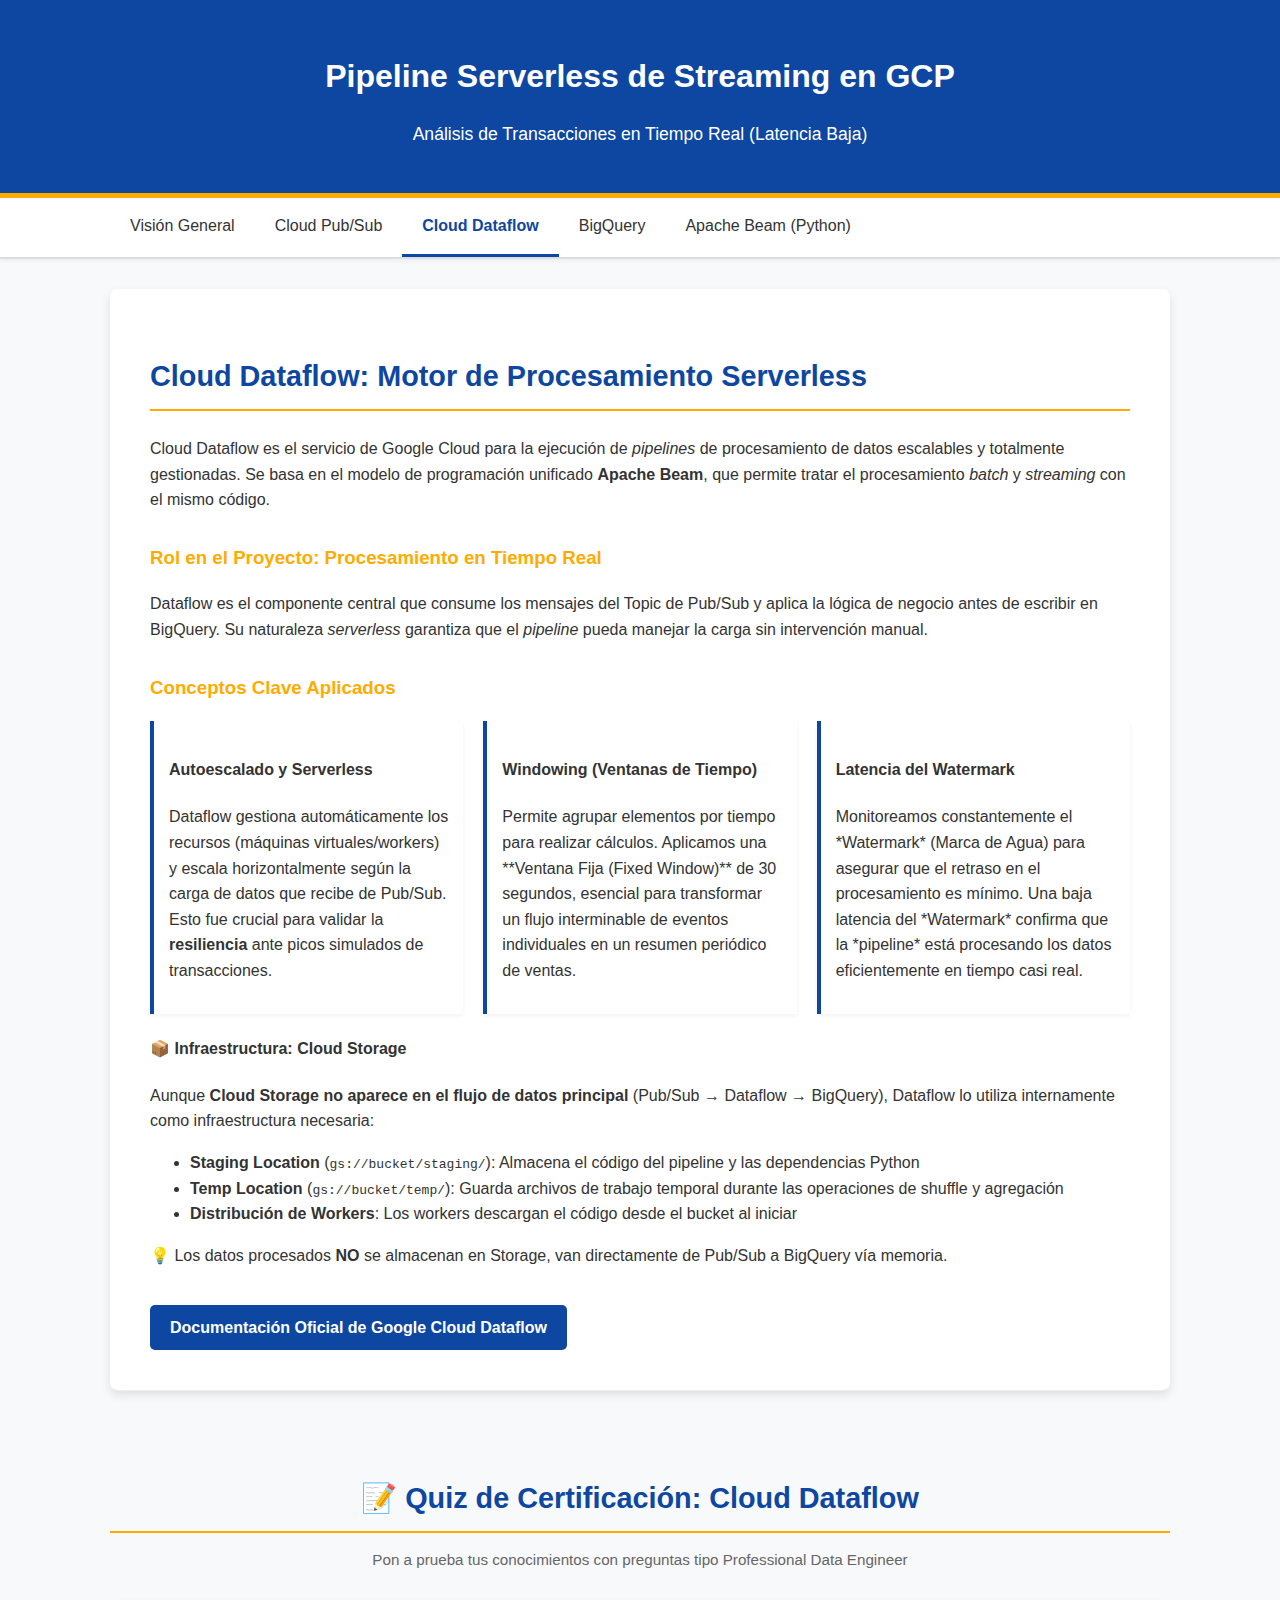
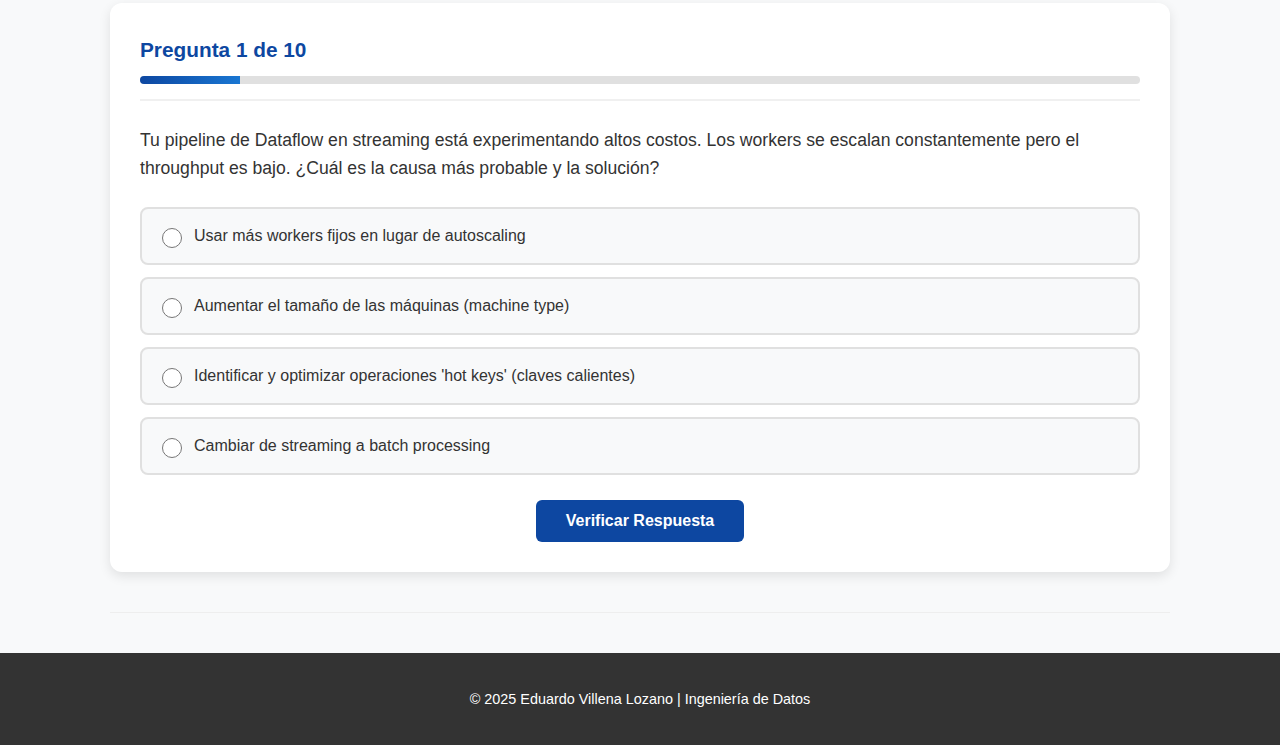
<file: dataflow.html>
<!DOCTYPE html>
<html lang="es">
    <head>
        <meta charset="UTF-8">
        <meta name="viewport" content="width=device-width, initial-scale=1.0">
        <meta name="description" content="Cloud Dataflow: Motor de procesamiento serverless para transformación de datos en tiempo real.">
        <meta name="keywords" content="Cloud Dataflow, GCP, Apache Beam, Autoescalado, Windowing, Streaming">
        <title>Detalle | Cloud Dataflow</title>
        <link rel="stylesheet" href="css/style.css">
    </head>
    <body>

        <header class="hero">
            <div class="container">
                <h1 class="project-title">Pipeline Serverless de Streaming en
                    GCP</h1>
                <p class="subtitle">Análisis de Transacciones en Tiempo Real
                    (Latencia Baja)</p>
            </div>
        </header>

        <nav class="tool-nav">
            <div class="container">
                <a href="index.html" class="nav-item"
                    data-tool="overview">Visión General</a>
                <a href="pubsub.html" class="nav-item" data-tool="pubsub">Cloud
                    Pub/Sub</a>
                <a href="dataflow.html" class="nav-item active"
                    data-tool="dataflow">Cloud Dataflow</a>
                <a href="bigquery.html" class="nav-item"
                    data-tool="bigquery">BigQuery</a>
                <a href="apachebeam.html" class="nav-item"
                    data-tool="apachebeam">Apache Beam (Python)</a>
            </div>
        </nav>

        <main class="container main-content">
            <section class="section tool-detail-content">
                <h2>Cloud Dataflow: Motor de Procesamiento Serverless</h2>
                <p>Cloud Dataflow es el servicio de Google Cloud para la
                    ejecución de <em>pipelines</em> de procesamiento de datos
                    escalables y totalmente gestionadas. Se basa en el modelo de
                    programación unificado <strong>Apache Beam</strong>, que permite tratar
                    el procesamiento <em>batch</em> y <em>streaming</em> con el mismo
                    código.</p>

                <h3>Rol en el Proyecto: Procesamiento en Tiempo Real</h3>
                <p>Dataflow es el componente central que consume los mensajes
                    del Topic de Pub/Sub y aplica la lógica de negocio antes de
                    escribir en BigQuery. Su naturaleza <em>serverless</em> garantiza
                    que el <em>pipeline</em> pueda manejar la carga sin intervención
                    manual.</p>

                <h3>Conceptos Clave Aplicados</h3>

                <div class="component-list">
                    <ul>
                        <li>
                            <h4>Autoescalado y Serverless</h4>
                            <p>Dataflow gestiona automáticamente los recursos
                                (máquinas virtuales/workers) y escala
                                horizontalmente según la carga de datos que
                                recibe de Pub/Sub. Esto fue crucial para validar
                                la <strong>resiliencia</strong> ante picos simulados de
                                transacciones.</p>
                        </li>
                        <li>
                            <h4>Windowing (Ventanas de Tiempo)</h4>
                            <p>Permite agrupar elementos por tiempo para
                                realizar cálculos. Aplicamos una **Ventana Fija
                                (Fixed Window)** de 30 segundos, esencial para
                                transformar un flujo interminable de eventos
                                individuales en un resumen periódico de
                                ventas.</p>
                        </li>
                        <li>
                            <h4>Latencia del Watermark</h4>
                            <p>Monitoreamos constantemente el *Watermark* (Marca
                                de Agua) para asegurar que el retraso en el
                                procesamiento es mínimo. Una baja latencia del
                                *Watermark* confirma que la *pipeline* está
                                procesando los datos eficientemente en tiempo
                                casi real.</p>
                        </li>
                    </ul>
                </div>

                <div class="info-box">
                    <h4 class="info-box-title">
                        <span class="info-box-icon">📦</span> Infraestructura: Cloud Storage
                    </h4>
                    <p class="info-box-description">
                        Aunque <strong>Cloud Storage no aparece en el flujo de datos principal</strong> (Pub/Sub → Dataflow → BigQuery), 
                        Dataflow lo utiliza internamente como infraestructura necesaria:
                    </p>
                    <ul class="info-box-list">
                        <li><strong>Staging Location</strong> (<code>gs://bucket/staging/</code>): Almacena el código del pipeline y las dependencias Python</li>
                        <li><strong>Temp Location</strong> (<code>gs://bucket/temp/</code>): Guarda archivos de trabajo temporal durante las operaciones de shuffle y agregación</li>
                        <li><strong>Distribución de Workers</strong>: Los workers descargan el código desde el bucket al iniciar</li>
                    </ul>
                    <p class="info-box-note">
                        💡 Los datos procesados <strong>NO</strong> se almacenan en Storage, van directamente de Pub/Sub a BigQuery vía memoria.
                    </p>
                </div>

                <a href="https://cloud.google.com/dataflow" target="_blank" rel="noopener noreferrer"
                    class="official-link">Documentación Oficial de Google Cloud
                    Dataflow</a>
            </section>

            <!-- Quiz de Certificación -->
            <section class="section quiz-container">
                <h2 class="quiz-title">📝 Quiz de Certificación: Cloud Dataflow</h2>
                <p class="quiz-intro">Pon a prueba tus conocimientos con preguntas tipo Professional Data Engineer</p>
                <div id="dataflowQuiz"></div>
            </section>
        </main>

        <footer>
            <p>&copy; 2025 Eduardo Villena Lozano | Ingeniería de Datos</p>
        </footer>

        <script src="js/main.js"></script>
        <script src="js/quiz.js"></script>
        <script>
            // Preguntas específicas de Cloud Dataflow para Professional Data Engineer
            const dataflowQuestions = [
                {
                    question: "Tu pipeline de Dataflow en streaming está experimentando altos costos. Los workers se escalan constantemente pero el throughput es bajo. ¿Cuál es la causa más probable y la solución?",
                    options: [
                        "Usar más workers fijos en lugar de autoscaling",
                        "Aumentar el tamaño de las máquinas (machine type)",
                        "Identificar y optimizar operaciones 'hot keys' (claves calientes)",
                        "Cambiar de streaming a batch processing"
                    ],
                    correct: 2,
                    explanation: "Los 'hot keys' son la causa más común de bajo throughput en Dataflow. Ocurren cuando demasiados elementos tienen la misma clave en una operación GroupByKey o Combine, creando un cuello de botella. La solución incluye: redistribuir las claves con técnicas como 'add random suffix', usar 'Combine.perKey' en lugar de GroupByKey cuando sea posible, o rediseñar el esquema de particionamiento."
                },
                {
                    question: "¿Cuál es la diferencia principal entre 'Windowing' y 'Triggers' en Apache Beam/Dataflow?",
                    options: [
                        "Windowing define CUÁNDO agrupar eventos; Triggers definen CUÁNDO emitir resultados",
                        "Windowing es para batch; Triggers es para streaming",
                        "Windowing maneja datos tardíos; Triggers manejan datos a tiempo",
                        "Son lo mismo, solo diferente sintaxis"
                    ],
                    correct: 0,
                    explanation: "Windowing divide el flujo de datos en ventanas finitas basadas en timestamps (ej: ventanas de 5 minutos). Triggers determinan CUÁNDO se emiten los resultados de cada ventana: puede ser al final de la ventana, periódicamente, después de cierto número de elementos, o combinaciones. Esta separación de 'qué' y 'cuándo' es fundamental en el modelo de Beam."
                },
                {
                    question: "Estás procesando datos de IoT con timestamps de eventos. Algunos dispositivos envían datos con 10 minutos de retraso. ¿Qué configuración de Dataflow debes ajustar?",
                    options: [
                        "Allowed lateness (latencia permitida) del watermark",
                        "Window size (tamaño de ventana)",
                        "Number of workers",
                        "Processing time trigger"
                    ],
                    correct: 0,
                    explanation: "Debes configurar 'allowed lateness' para la ventana. Por defecto, cuando el watermark pasa el final de una ventana, esta se cierra y los datos tardíos se descartan. Con 'allowed lateness', puedes especificar cuánto tiempo adicional esperar para procesar datos tardíos. Ejemplo: .withAllowedLateness(Duration.standardMinutes(10)). Los resultados se actualizarán cada vez que lleguen datos tardíos dentro de este período."
                },
                {
                    question: "¿Cuál es el propósito del 'Shuffle' en Dataflow y cuándo se produce?",
                    options: [
                        "Distribuir datos aleatoriamente entre workers para balanceo de carga",
                        "Reorganizar datos por clave antes de operaciones como GroupByKey",
                        "Mezclar datos de múltiples fuentes en un solo stream",
                        "Cachear datos en disco para optimizar memoria"
                    ],
                    correct: 1,
                    explanation: "El 'Shuffle' es una operación costosa que reorganiza datos por clave para que todos los elementos con la misma clave lleguen al mismo worker. Se produce automáticamente antes de operaciones como GroupByKey, CoGroupByKey, y Combine. Es la operación más costosa en Dataflow (I/O intensivo). Para optimizar: minimiza GroupByKeys, usa Combine.perKey en lugar de GroupByKey + sum, y considera si realmente necesitas agrupar."
                },
                {
                    question: "Tu pipeline de streaming procesa transacciones financieras. Necesitas garantizar que cada transacción se procese exactamente una vez. ¿Qué debes implementar?",
                    options: [
                        "Usar Session Windows en lugar de Fixed Windows",
                        "Configurar 'exactly-once' processing con idempotent sinks",
                        "Aumentar el número de workers para redundancia",
                        "Usar Global Windows con un solo worker"
                    ],
                    correct: 1,
                    explanation: "Para exactly-once processing necesitas: 1) Dataflow con exactly-once mode habilitado (usa checkpointing interno), 2) Sinks idempotentes (ej: BigQuery con insertId, Bigtable con timestamp, o implementar deduplicación). Aunque Dataflow puede garantizar que la lógica de transformación se ejecute exactly-once, el sink debe ser idempotente para evitar duplicados en caso de reintento. Solo algunos sinks nativos soportan esto automáticamente."
                },
                {
                    question: "¿Cuál es la diferencia entre 'Dataflow Shuffle' y 'Dataflow Streaming Engine'?",
                    options: [
                        "Shuffle procesa datos batch; Streaming Engine procesa datos streaming",
                        "Shuffle es la operación de reorganizar datos; Streaming Engine externaliza estado y procesamiento fuera de workers",
                        "Son lo mismo con diferente nombre",
                        "Shuffle es más caro pero más rápido que Streaming Engine"
                    ],
                    correct: 1,
                    explanation: "SHUFFLE: Operación de reorganización de datos por clave (costosa, I/O intensiva). STREAMING ENGINE: Arquitectura que externaliza el estado del pipeline y buffers fuera de los workers VM hacia el backend de Dataflow. BENEFICIOS de Streaming Engine: 1) Workers más pequeños (menos CPU/memoria), 2) Recuperación más rápida de fallos, 3) Mejor autoscaling, 4) Reduce costos. RECOMENDACIÓN: Siempre habilita Streaming Engine para pipelines de streaming (flag --enable_streaming_engine)."
                },
                {
                    question: "Tu pipeline de Dataflow batch tarda 4 horas en procesar 10TB. ¿Cuál es la mejor estrategia para reducir el tiempo de ejecución?",
                    options: [
                        "Aumentar el número de workers máximos en autoscaling",
                        "Usar máquinas con más CPU y memoria",
                        "Identificar y eliminar shuffles innecesarios, usar Combine en lugar de GroupByKey",
                        "Dividir el job en múltiples pipelines más pequeños"
                    ],
                    correct: 2,
                    explanation: "La optimización MÁS EFECTIVA es eliminar shuffles innecesarios. Cada GroupByKey causa un shuffle (costoso). OPTIMIZACIONES: 1) Usa Combine.perKey en lugar de GroupByKey + aggregate, 2) Filtra/selecciona columnas ANTES de shuffles, 3) Usa Fusion para combinar operaciones, 4) Revisa el Dataflow UI - Execution Graph para identificar cuellos de botella. Aumentar workers/máquinas ayuda, pero si el problema es lógica ineficiente, solo aumenta costos sin gran mejora."
                },
                {
                    question: "¿Cuándo deberías usar 'Session Windows' en lugar de 'Fixed Windows' o 'Sliding Windows'?",
                    options: [
                        "Cuando necesitas ventanas de tamaño fijo y predecible",
                        "Para capturar ráfagas de actividad con gaps de inactividad (ej: sesiones de usuario)",
                        "Cuando necesitas solapamiento entre ventanas",
                        "Solo en pipelines batch, no en streaming"
                    ],
                    correct: 1,
                    explanation: "SESSION WINDOWS agrupa eventos en sesiones basadas en gaps de inactividad. Ejemplo: eventos de usuario se agrupan en una sesión hasta que hay 30 minutos sin actividad, entonces se cierra la sesión. CASOS DE USO: análisis de sesiones web, detección de patrones de comportamiento, procesamiento de logs por sesión. Las ventanas son de TAMAÑO DINÁMICO. Configura el 'gap duration': window.Sessions.withGapDuration(Duration.minutes(30))."
                },
                {
                    question: "Tu pipeline de streaming tiene latencia de procesamiento de 5 minutos cuando el SLA requiere menos de 1 minuto. ¿Qué deberías revisar primero?",
                    options: [
                        "El tamaño de las ventanas (window size)",
                        "El watermark lag y allowed lateness",
                        "External service calls o shuffles bloqueantes en transformaciones",
                        "El número de subscriptions en Pub/Sub"
                    ],
                    correct: 2,
                    explanation: "Revisa PRIMERO las transformaciones por: 1) Llamadas síncronas a servicios externos (APIs, databases) que bloquean, 2) Shuffles innecesarios (GroupByKey), 3) Operaciones costosas sin optimizar. USA: 1) Beam Metrics para identificar DoFns lentas, 2) Dataflow UI - Worker Logs para detectar llamadas lentas, 3) Asynchronous lookups o batching para external calls. El watermark lag afecta cuándo se emiten resultados de ventanas, pero no la latencia de procesamiento de elementos individuales."
                },
                {
                    question: "¿Qué significa 'backpressure' en el contexto de Dataflow y cómo se maneja?",
                    options: [
                        "Es cuando el pipeline procesa datos más rápido que la fuente",
                        "Es cuando una etapa del pipeline es más lenta que las anteriores, causando acumulación",
                        "Es una configuración manual que debes ajustar",
                        "Solo ocurre en pipelines batch, no en streaming"
                    ],
                    correct: 1,
                    explanation: "BACKPRESSURE ocurre cuando una stage es más lenta que las anteriores (ej: escritura a BigQuery es lenta, pero transformaciones son rápidas), causando acumulación en buffers. Dataflow MANEJA AUTOMÁTICAMENTE: 1) Reduce la velocidad de lectura de la fuente, 2) Incrementa autoscaling de workers si es posible, 3) Buffers intermedios absorben ráfagas temporales. INDICADORES: Monitorea 'System Lag' y 'Backlog' en Dataflow UI. Si persiste: optimiza la stage lenta, aumenta workers, o usa batching en escrituras."
                }
            ];

            document.addEventListener('DOMContentLoaded', () => {
                new Quiz('dataflowQuiz', dataflowQuestions);
            });
        </script>
    </body>
</html>
</file>
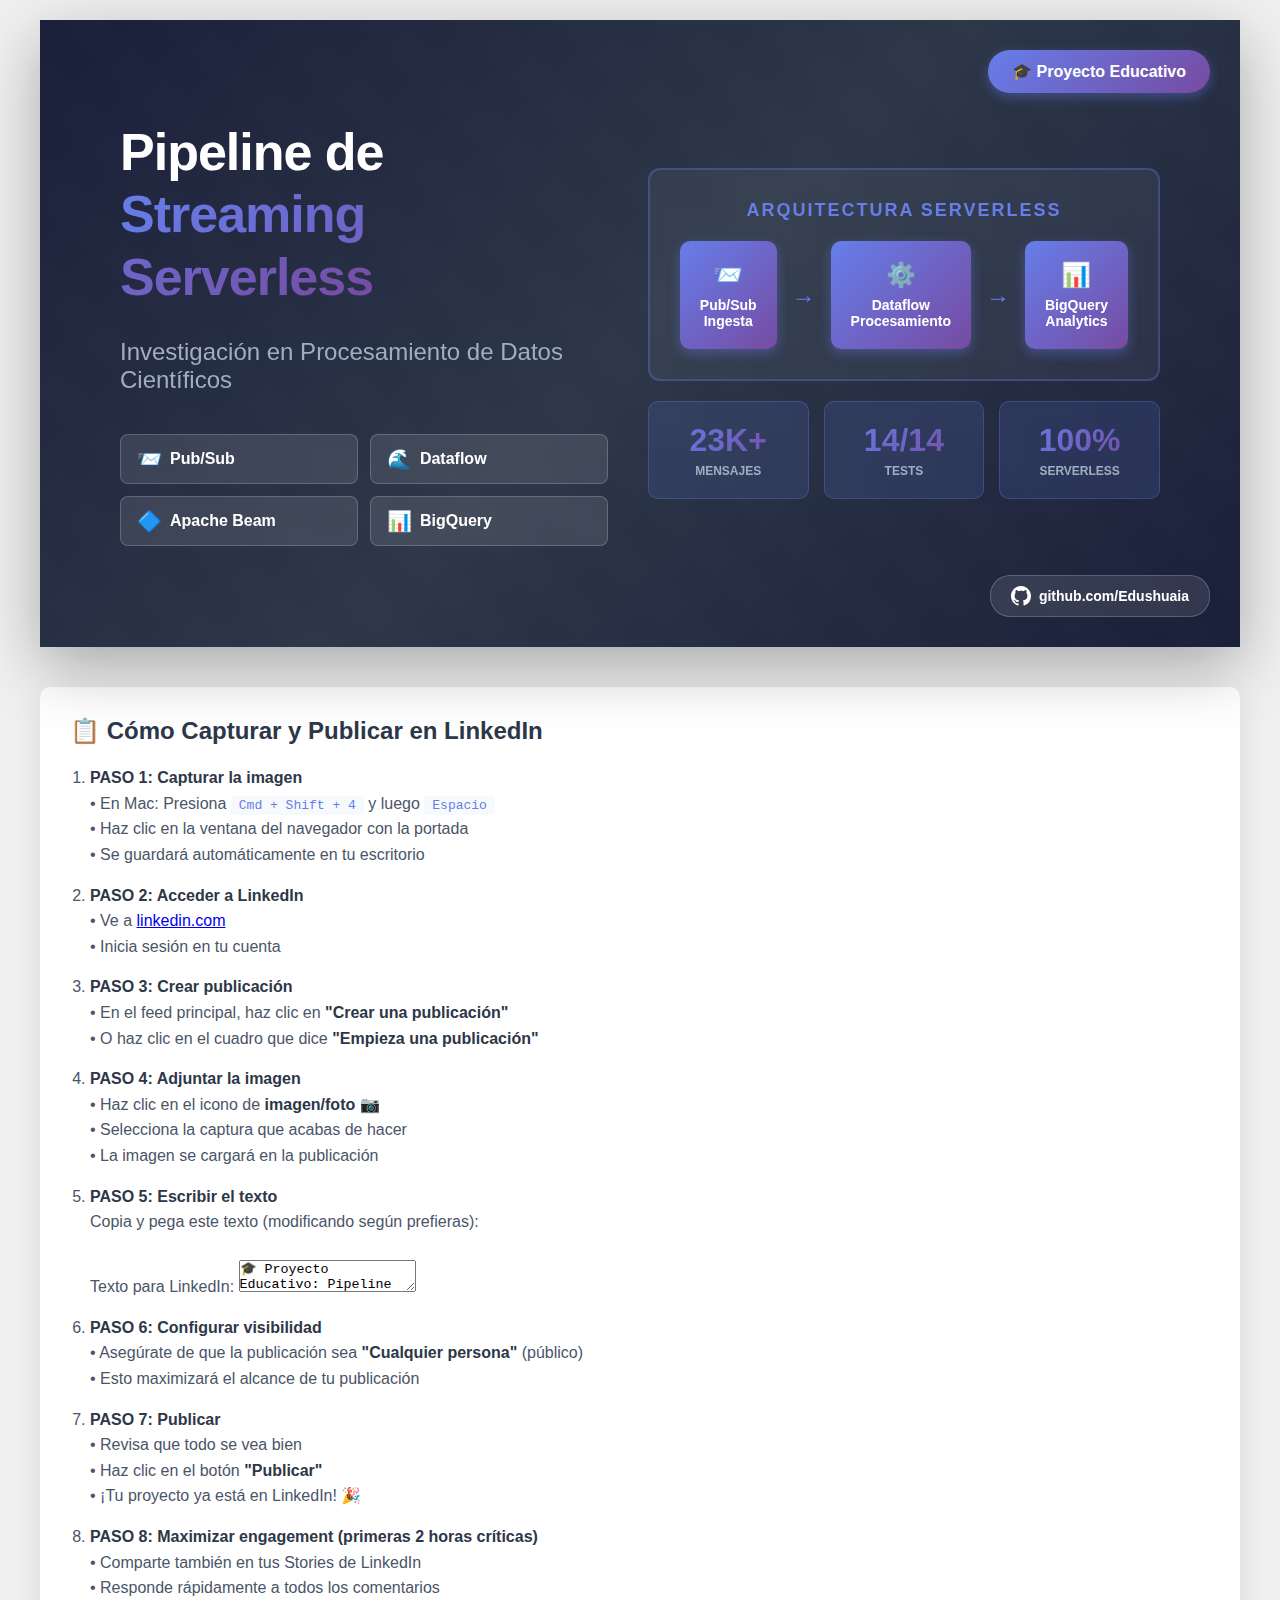
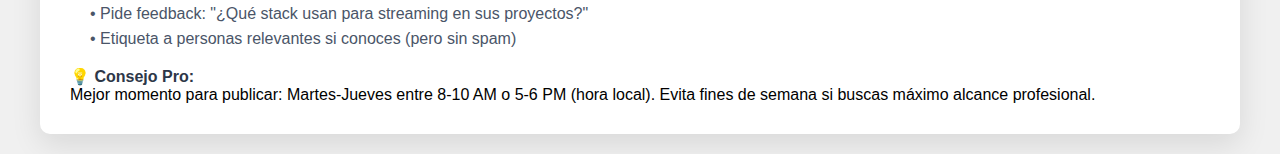
<file: linkedin-cover.html>
<!DOCTYPE html>
<html lang="es">
<head>
    <meta charset="UTF-8">
    <meta name="viewport" content="width=device-width, initial-scale=1.0">
    <title>LinkedIn Cover - Streaming Serverless Pipeline</title>
    <style>
        * {
            margin: 0;
            padding: 0;
            box-sizing: border-box;
        }

        body {
            font-family: -apple-system, BlinkMacSystemFont, 'Segoe UI', Roboto, sans-serif;
            display: flex;
            justify-content: center;
            align-items: center;
            min-height: 100vh;
            background: #f0f0f0;
            padding: 20px;
        }

        /* Formato LinkedIn: 1200x627px */
        .linkedin-cover {
            width: 1200px;
            height: 627px;
            background: linear-gradient(135deg, #1a1f3a 0%, #2d3748 50%, #1a1f3a 100%);
            position: relative;
            overflow: hidden;
            box-shadow: 0 20px 60px rgba(0, 0, 0, 0.3);
        }

        /* Patrón de fondo */
        .background-pattern {
            position: absolute;
            width: 100%;
            height: 100%;
            opacity: 0.05;
            background-image: 
                repeating-linear-gradient(45deg, transparent, transparent 35px, rgba(255,255,255,.1) 35px, rgba(255,255,255,.1) 70px);
        }

        /* Contenedor principal */
        .content {
            position: relative;
            z-index: 10;
            height: 100%;
            display: grid;
            grid-template-columns: 1fr 1fr;
            gap: 40px;
            padding: 60px 80px;
        }

        /* Lado izquierdo */
        .left-side {
            display: flex;
            flex-direction: column;
            justify-content: center;
            gap: 30px;
        }

        .title {
            font-size: 52px;
            font-weight: 800;
            color: white;
            line-height: 1.2;
            letter-spacing: -1px;
        }

        .title-highlight {
            background: linear-gradient(135deg, #667eea 0%, #764ba2 100%);
            -webkit-background-clip: text;
            -webkit-text-fill-color: transparent;
            background-clip: text;
        }

        .subtitle {
            font-size: 24px;
            color: #a0aec0;
            font-weight: 400;
        }

        .tech-stack-grid {
            display: grid;
            grid-template-columns: repeat(2, 1fr);
            gap: 12px;
            margin-top: 10px;
        }

        .tech-item {
            background: rgba(255, 255, 255, 0.1);
            -webkit-backdrop-filter: blur(10px);
            backdrop-filter: blur(10px);
            padding: 12px 16px;
            border-radius: 8px;
            border: 1px solid rgba(255, 255, 255, 0.2);
            color: white;
            font-size: 16px;
            font-weight: 600;
            display: flex;
            align-items: center;
            gap: 8px;
        }

        .tech-item span {
            font-size: 20px;
        }

        /* Lado derecho */
        .right-side {
            display: flex;
            flex-direction: column;
            justify-content: center;
            gap: 20px;
        }

        .architecture-diagram {
            background: rgba(255, 255, 255, 0.05);
            -webkit-backdrop-filter: blur(10px);
            backdrop-filter: blur(10px);
            border: 2px solid rgba(102, 126, 234, 0.3);
            border-radius: 12px;
            padding: 30px;
            display: flex;
            flex-direction: column;
            gap: 20px;
        }

        .diagram-title {
            color: #667eea;
            font-size: 18px;
            font-weight: 700;
            text-align: center;
            text-transform: uppercase;
            letter-spacing: 2px;
        }

        .flow-container {
            display: flex;
            align-items: center;
            justify-content: space-between;
            gap: 15px;
        }

        .flow-box {
            background: linear-gradient(135deg, #667eea 0%, #764ba2 100%);
            padding: 20px;
            border-radius: 10px;
            flex: 1;
            text-align: center;
            color: white;
            font-weight: 600;
            font-size: 14px;
            box-shadow: 0 4px 12px rgba(102, 126, 234, 0.4);
        }

        .flow-icon {
            font-size: 24px;
            margin-bottom: 8px;
        }

        .flow-arrow {
            color: #667eea;
            font-size: 24px;
            font-weight: bold;
        }

        .stats-grid {
            display: grid;
            grid-template-columns: repeat(3, 1fr);
            gap: 15px;
        }

        .stat-card {
            background: rgba(102, 126, 234, 0.15);
            -webkit-backdrop-filter: blur(10px);
            backdrop-filter: blur(10px);
            border: 1px solid rgba(102, 126, 234, 0.3);
            border-radius: 10px;
            padding: 20px;
            text-align: center;
        }

        .stat-number {
            font-size: 32px;
            font-weight: 800;
            background: linear-gradient(135deg, #667eea 0%, #764ba2 100%);
            -webkit-background-clip: text;
            -webkit-text-fill-color: transparent;
            background-clip: text;
            margin-bottom: 5px;
        }

        .stat-label {
            color: #a0aec0;
            font-size: 12px;
            font-weight: 600;
        }

        /* Badge profesional */
        .badge {
            position: absolute;
            top: 30px;
            right: 30px;
            background: linear-gradient(135deg, #667eea 0%, #764ba2 100%);
            color: white;
            padding: 12px 24px;
            border-radius: 25px;
            font-weight: 700;
            font-size: 16px;
            box-shadow: 0 4px 12px rgba(102, 126, 234, 0.4);
        }

        /* GitHub badge */
        .github-badge {
            position: absolute;
            bottom: 30px;
            right: 30px;
            background: rgba(255, 255, 255, 0.1);
            -webkit-backdrop-filter: blur(10px);
            backdrop-filter: blur(10px);
            border: 1px solid rgba(255, 255, 255, 0.2);
            color: white;
            padding: 10px 20px;
            border-radius: 20px;
            font-size: 14px;
            font-weight: 600;
            display: flex;
            align-items: center;
            gap: 8px;
        }

        .instructions {
            margin-top: 40px;
            background: white;
            padding: 30px;
            border-radius: 10px;
            max-width: 1200px;
            box-shadow: 0 10px 30px rgba(0, 0, 0, 0.1);
        }

        .instructions h2 {
            color: #2d3748;
            margin-bottom: 20px;
            font-size: 24px;
        }

        .instructions ol {
            margin-left: 20px;
        }

        .instructions li {
            margin: 15px 0;
            line-height: 1.6;
            color: #4a5568;
        }

        .instructions strong {
            color: #2d3748;
        }

        .instructions code {
            background: #f7fafc;
            padding: 2px 8px;
            border-radius: 4px;
            font-family: monospace;
            color: #667eea;
        }
    </style>
</head>
<body>
    <div class="instructions-container">
        
        <!-- PORTADA PARA LINKEDIN -->
        <div class="linkedin-cover" id="linkedin-cover">
            <div class="background-pattern"></div>
            
            <div class="badge">🎓 Proyecto Educativo</div>
            
            <div class="content">
                <!-- Lado Izquierdo -->
                <div class="left-side">
                    <div class="title">
                        Pipeline de<br>
                        <span class="title-highlight">Streaming Serverless</span>
                    </div>
                    
                    <div class="subtitle">
                        Investigación en Procesamiento de Datos Científicos
                    </div>
                    
                    <div class="tech-stack-grid">
                        <div class="tech-item">
                            <span>📨</span> Pub/Sub
                        </div>
                        <div class="tech-item">
                            <span>🌊</span> Dataflow
                        </div>
                        <div class="tech-item">
                            <span>🔷</span> Apache Beam
                        </div>
                        <div class="tech-item">
                            <span>📊</span> BigQuery
                        </div>
                    </div>
                </div>
                
                <!-- Lado Derecho -->
                <div class="right-side">
                    <div class="architecture-diagram">
                        <div class="diagram-title">Arquitectura Serverless</div>
                        
                        <div class="flow-container">
                            <div class="flow-box">
                                <div class="flow-icon">📨</div>
                                <div>Pub/Sub</div>
                                <div class="flow-subtitle">Ingesta</div>
                            </div>
                            
                            <div class="flow-arrow">→</div>
                            
                            <div class="flow-box">
                                <div class="flow-icon">⚙️</div>
                                <div>Dataflow</div>
                                <div class="flow-subtitle">Procesamiento</div>
                            </div>
                            
                            <div class="flow-arrow">→</div>
                            
                            <div class="flow-box">
                                <div class="flow-icon">📊</div>
                                <div>BigQuery</div>
                                <div class="flow-subtitle">Analytics</div>
                            </div>
                        </div>
                    </div>
                    
                    <div class="stats-grid">
                        <div class="stat-card">
                            <div class="stat-number">23K+</div>
                            <div class="stat-label">MENSAJES</div>
                        </div>
                        
                        <div class="stat-card">
                            <div class="stat-number">14/14</div>
                            <div class="stat-label">TESTS</div>
                        </div>
                        
                        <div class="stat-card">
                            <div class="stat-number">100%</div>
                            <div class="stat-label">SERVERLESS</div>
                        </div>
                    </div>
                </div>
            </div>
            
            <div class="github-badge">
                <svg width="20" height="20" viewBox="0 0 16 16" fill="white">
                    <path d="M8 0C3.58 0 0 3.58 0 8c0 3.54 2.29 6.53 5.47 7.59.4.07.55-.17.55-.38 0-.19-.01-.82-.01-1.49-2.01.37-2.53-.49-2.69-.94-.09-.23-.48-.94-.82-1.13-.28-.15-.68-.52-.01-.53.63-.01 1.08.58 1.23.82.72 1.21 1.87.87 2.33.66.07-.52.28-.87.51-1.07-1.78-.2-3.64-.89-3.64-3.95 0-.87.31-1.59.82-2.15-.08-.2-.36-1.02.08-2.12 0 0 .67-.21 2.2.82.64-.18 1.32-.27 2-.27.68 0 1.36.09 2 .27 1.53-1.04 2.2-.82 2.2-.82.44 1.1.16 1.92.08 2.12.51.56.82 1.27.82 2.15 0 3.07-1.87 3.75-3.65 3.95.29.25.54.73.54 1.48 0 1.07-.01 1.93-.01 2.2 0 .21.15.46.55.38A8.013 8.013 0 0016 8c0-4.42-3.58-8-8-8z"/>
                </svg>
                github.com/Edushuaia
            </div>
        </div>

        <!-- INSTRUCCIONES -->
        <div class="instructions">
            <h2>📋 Cómo Capturar y Publicar en LinkedIn</h2>
            <ol>
                <li>
                    <strong>PASO 1: Capturar la imagen</strong><br>
                    • En Mac: Presiona <code>Cmd + Shift + 4</code> y luego <code>Espacio</code><br>
                    • Haz clic en la ventana del navegador con la portada<br>
                    • Se guardará automáticamente en tu escritorio
                </li>
                
                <li>
                    <strong>PASO 2: Acceder a LinkedIn</strong><br>
                    • Ve a <a href="https://www.linkedin.com" target="_blank" rel="noopener">linkedin.com</a><br>
                    • Inicia sesión en tu cuenta
                </li>
                
                <li>
                    <strong>PASO 3: Crear publicación</strong><br>
                    • En el feed principal, haz clic en <strong>"Crear una publicación"</strong><br>
                    • O haz clic en el cuadro que dice <strong>"Empieza una publicación"</strong>
                </li>
                
                <li>
                    <strong>PASO 4: Adjuntar la imagen</strong><br>
                    • Haz clic en el icono de <strong>imagen/foto</strong> 📷<br>
                    • Selecciona la captura que acabas de hacer<br>
                    • La imagen se cargará en la publicación
                </li>
                
                <li>
                    <strong>PASO 5: Escribir el texto</strong><br>
                    Copia y pega este texto (modificando según prefieras):<br><br>
                    
                    <label for="linkedin-text" class="linkedin-text-label">Texto para LinkedIn:</label>
                    <textarea id="linkedin-text" readonly title="Texto para publicación de LinkedIn" class="linkedin-textarea">🎓 Proyecto Educativo: Pipeline de Streaming Serverless para Datos Científicos

He desarrollado un proyecto educativo explorando arquitecturas serverless para el procesamiento de flujos de datos científicos en tiempo real, aplicando principios de computación distribuida y análisis de grandes volúmenes de datos.

🔬 Contexto Científico-Tecnológico:
En entornos de investigación científica (sensores IoT, telescopios, aceleradores de partículas, estaciones meteorológicas), los datos llegan de forma continua e impredecible. Este proyecto explora cómo las arquitecturas serverless pueden democratizar el acceso a capacidades de procesamiento avanzado sin requerir infraestructura costosa.

🎯 Desafío Investigado:
¿Cómo procesar flujos impredecibles de datos científicos con baja latencia, sin infraestructura fija ni costos operativos elevados?

⚙️ Metodología y Stack Tecnológico:
• Cloud Pub/Sub → Sistema de mensajería para ingesta asíncrona (23,360+ mensajes procesados)
• Apache Beam 2.70 → Framework de procesamiento unificado (batch + streaming)
• Cloud Dataflow → Motor de ejecución distribuido con autoescalado
• BigQuery → Almacén analítico con tablas particionadas temporalmente
• Python 3.13 → Lenguaje de implementación con testing riguroso

📊 Resultados del Experimento:
• Autoescalado transparente: 0 → N workers según demanda
• Agregaciones por ventanas temporales de 30 segundos
• Suite de 14 tests unitarios (66% cobertura de código)
• Arquitectura completamente serverless (pay-per-use)
• Latencia < 5 segundos end-to-end

📚 Contribución Educativa:
✓ Código abierto documentado para aprendizaje
✓ Arquitectura replicable para proyectos académicos
✓ Patrones de diseño aplicables a datos científicos
✓ Buenas prácticas de ingeniería de software
✓ Sitio web interactivo con evidencias y quizzes

💡 Aplicaciones Potenciales:
• Monitoreo ambiental en tiempo real
• Procesamiento de telemetría espacial
• Análisis de datos experimentales
• Sistemas de alerta temprana

🔗 Proyecto completo (código, documentación, evidencias):
👉 https://github.com/Edushuaia/streaming-serverless-pipeline

#DataScience #CloudComputing #ScientificComputing #BigData #DataEngineering #Python #OpenSource #Education #Research #IoT #StreamProcessing #DistributedSystems #GCP</textarea>
                </li>
                
                <li>
                    <strong>PASO 6: Configurar visibilidad</strong><br>
                    • Asegúrate de que la publicación sea <strong>"Cualquier persona"</strong> (público)<br>
                    • Esto maximizará el alcance de tu publicación
                </li>
                
                <li>
                    <strong>PASO 7: Publicar</strong><br>
                    • Revisa que todo se vea bien<br>
                    • Haz clic en el botón <strong>"Publicar"</strong><br>
                    • ¡Tu proyecto ya está en LinkedIn! 🎉
                </li>
                
                <li>
                    <strong>PASO 8: Maximizar engagement (primeras 2 horas críticas)</strong><br>
                    • Comparte también en tus Stories de LinkedIn<br>
                    • Responde rápidamente a todos los comentarios<br>
                    • Pide feedback: "¿Qué stack usan para streaming en sus proyectos?"<br>
                    • Etiqueta a personas relevantes si conoces (pero sin spam)
                </li>
            </ol>
            
            <div class="pro-tip-box">
                <strong class="pro-tip-title">💡 Consejo Pro:</strong><br>
                <span class="pro-tip-text">
                    Mejor momento para publicar: Martes-Jueves entre 8-10 AM o 5-6 PM (hora local).
                    Evita fines de semana si buscas máximo alcance profesional.
                </span>
            </div>
        </div>
        
    </div>
</body>
</html>
</file>
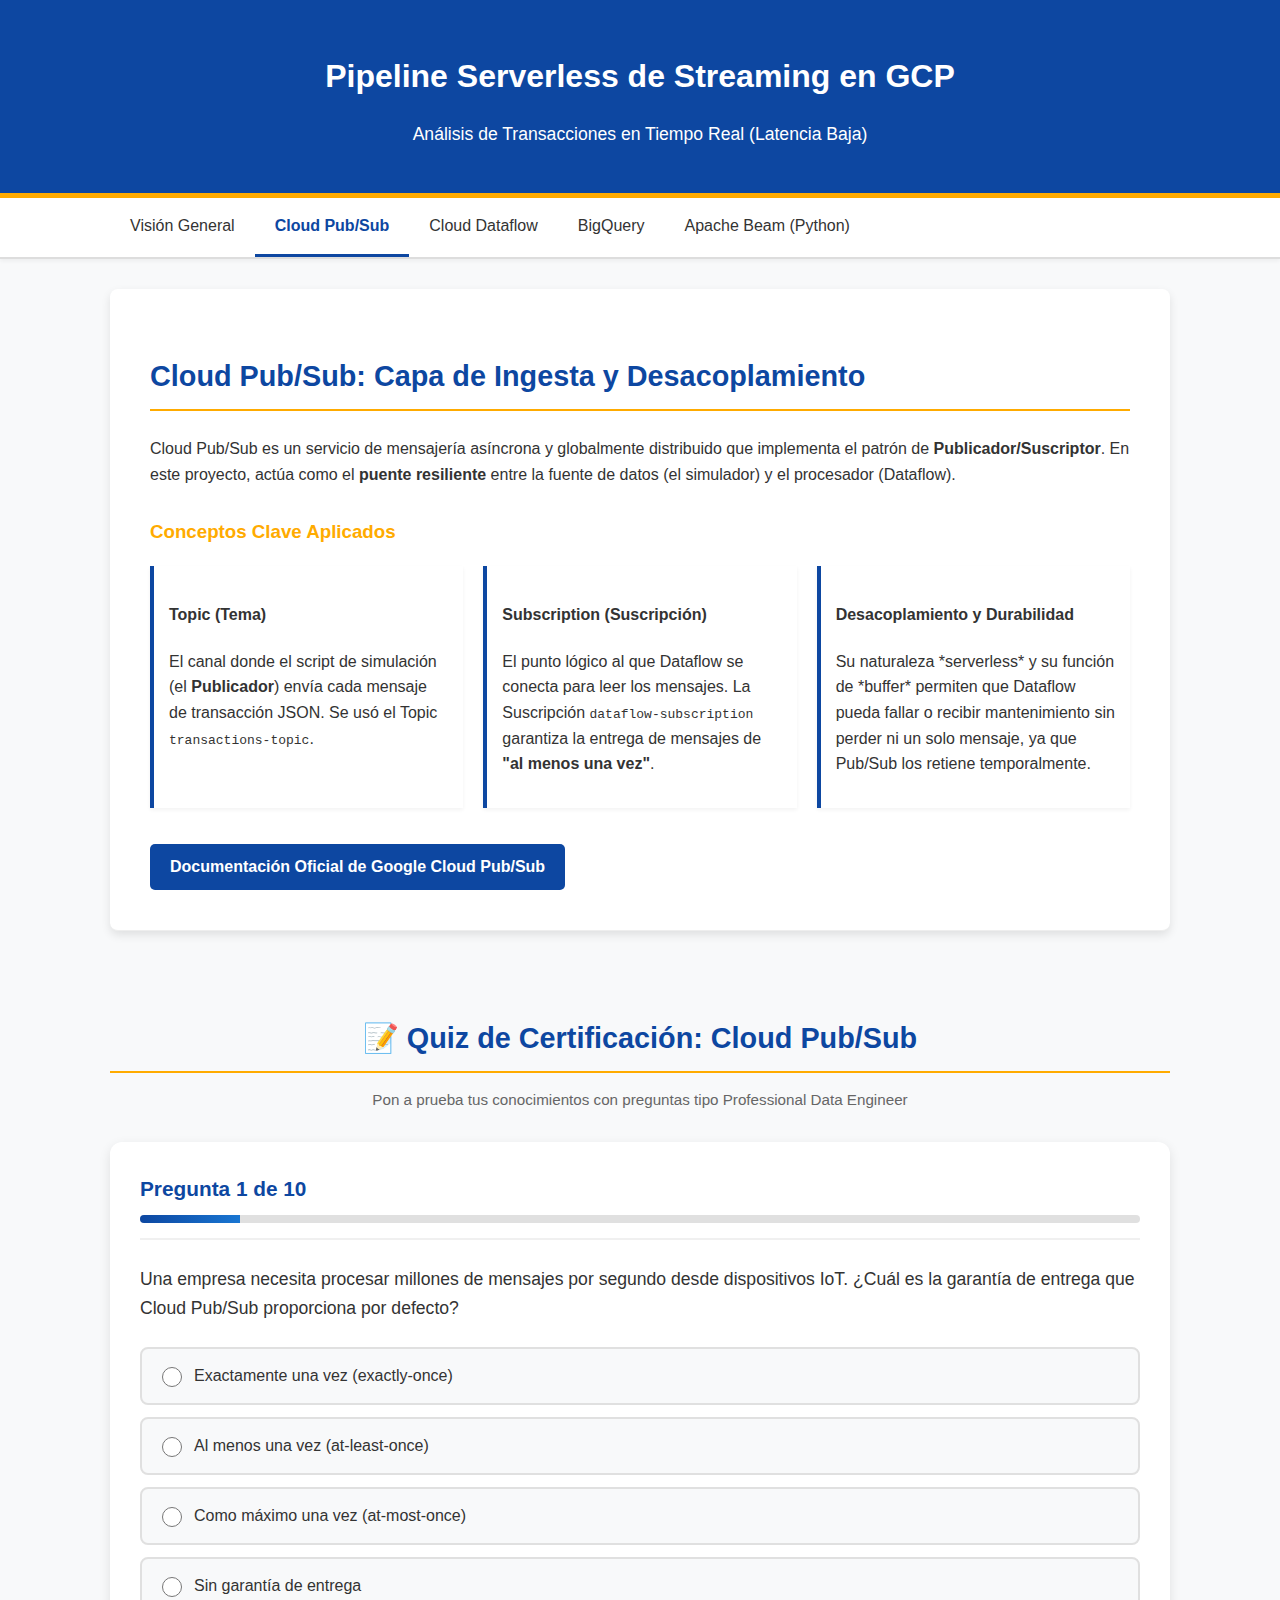
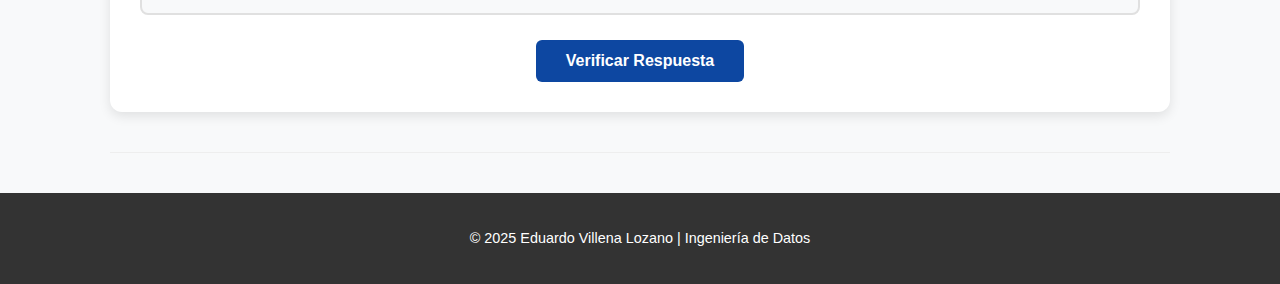
<file: pubsub.html>
<!DOCTYPE html>
<html lang="es">
    <head>
        <meta charset="UTF-8">
        <meta name="viewport" content="width=device-width, initial-scale=1.0">
        <meta name="description" content="Cloud Pub/Sub: Capa de ingesta y desacoplamiento para pipeline de streaming serverless en GCP.">
        <meta name="keywords" content="Cloud Pub/Sub, GCP, Mensajería, Topic, Subscription, Streaming">
        <title>Detalle | Cloud Pub/Sub</title>
        <link rel="stylesheet" href="css/style.css">
    </head>
    <body>

        <header class="hero">
            <div class="container">
                <h1 class="project-title">Pipeline Serverless de Streaming en
                    GCP</h1>
                <p class="subtitle">Análisis de Transacciones en Tiempo Real
                    (Latencia Baja)</p>
            </div>
        </header>

        <nav class="tool-nav">
            <div class="container">
                <a href="index.html" class="nav-item"
                    data-tool="overview">Visión General</a>
                <a href="pubsub.html" class="nav-item active"
                    data-tool="pubsub">Cloud Pub/Sub</a>
                <a href="dataflow.html" class="nav-item"
                    data-tool="dataflow">Cloud Dataflow</a>
                <a href="bigquery.html" class="nav-item"
                    data-tool="bigquery">BigQuery</a>
                <a href="apachebeam.html" class="nav-item"
                    data-tool="apachebeam">Apache Beam (Python)</a>
            </div>
        </nav>

        <main class="container main-content">
            <section class="section tool-detail-content">
                <h2>Cloud Pub/Sub: Capa de Ingesta y Desacoplamiento</h2>
                <p>Cloud Pub/Sub es un servicio de mensajería asíncrona y
                    globalmente distribuido que implementa el patrón de
                    <strong>Publicador/Suscriptor</strong>. En este proyecto, actúa como el
                    <strong>puente resiliente</strong> entre la fuente de datos (el
                    simulador) y el procesador (Dataflow).</p>

                <h3>Conceptos Clave Aplicados</h3>

                <div class="component-list">
                    <ul>
                        <li>
                            <h4>Topic (Tema)</h4>
                            <p>El canal donde el script de simulación (el
                                <strong>Publicador</strong>) envía cada mensaje de
                                transacción JSON. Se usó el Topic
                                <code>transactions-topic</code>.</p>
                        </li>
                        <li>
                            <h4>Subscription (Suscripción)</h4>
                            <p>El punto lógico al que Dataflow se conecta para
                                leer los mensajes. La Suscripción
                                <code>dataflow-subscription</code> garantiza la
                                entrega de mensajes de
                                <strong>"al menos una vez"</strong>.</p>
                        </li>
                        <li>
                            <h4>Desacoplamiento y Durabilidad</h4>
                            <p>Su naturaleza *serverless* y su función de
                                *buffer* permiten que Dataflow pueda fallar o
                                recibir mantenimiento sin perder ni un solo
                                mensaje, ya que Pub/Sub los retiene
                                temporalmente.</p>
                        </li>
                    </ul>
                </div>

                <a href="https://cloud.google.com/pubsub" target="_blank" rel="noopener noreferrer"
                    class="official-link">Documentación Oficial de Google Cloud
                    Pub/Sub</a>
            </section>

            <!-- Quiz de Certificación -->
            <section class="section quiz-container">
                <h2 class="quiz-title">📝 Quiz de Certificación: Cloud Pub/Sub</h2>
                <p class="quiz-intro">Pon a prueba tus conocimientos con preguntas tipo Professional Data Engineer</p>
                <div id="pubsubQuiz"></div>
            </section>
        </main>

        <footer>
            <p>&copy; 2025 Eduardo Villena Lozano | Ingeniería de Datos</p>
        </footer>

        <script src="js/main.js"></script>
        <script src="js/quiz.js"></script>
        <script>
            // Preguntas específicas de Cloud Pub/Sub para Professional Data Engineer
            const pubsubQuestions = [
                {
                    question: "Una empresa necesita procesar millones de mensajes por segundo desde dispositivos IoT. ¿Cuál es la garantía de entrega que Cloud Pub/Sub proporciona por defecto?",
                    options: [
                        "Exactamente una vez (exactly-once)",
                        "Al menos una vez (at-least-once)",
                        "Como máximo una vez (at-most-once)",
                        "Sin garantía de entrega"
                    ],
                    correct: 1,
                    explanation: "Cloud Pub/Sub garantiza entrega 'al menos una vez' por defecto. Esto significa que los mensajes pueden duplicarse, pero nunca se perderán. Para 'exactly-once', debes implementar lógica de deduplicación o usar Dataflow con exactly-once processing."
                },
                {
                    question: "Estás diseñando un pipeline de datos en tiempo real. Necesitas que múltiples servicios procesen el mismo mensaje de forma independiente. ¿Cuál es la mejor configuración en Pub/Sub?",
                    options: [
                        "Un topic con múltiples subscriptions, cada una para un servicio diferente",
                        "Múltiples topics, uno por cada servicio",
                        "Un topic con una subscription compartida entre servicios",
                        "Usar Cloud Functions para replicar mensajes"
                    ],
                    correct: 0,
                    explanation: "La mejor práctica es crear UN topic con MÚLTIPLES subscriptions. Cada subscription recibe una copia de todos los mensajes del topic, permitiendo que diferentes servicios consuman los mismos datos de forma independiente. Este patrón de fan-out es fundamental en arquitecturas de streaming."
                },
                {
                    question: "Tu aplicación está recibiendo mensajes de Pub/Sub, pero algunos mensajes tardan más en procesarse. ¿Qué mecanismo debes usar para evitar que estos mensajes se reenvíen mientras aún se están procesando?",
                    options: [
                        "Aumentar el retention period del topic",
                        "Extender el acknowledgement deadline",
                        "Usar message ordering",
                        "Configurar dead letter topics"
                    ],
                    correct: 1,
                    explanation: "Debes extender el 'acknowledgement deadline'. Por defecto es de 10 segundos, pero puedes extenderlo hasta 600 segundos. Esto le indica a Pub/Sub que el mensaje aún está siendo procesado y no debe reenviarse. Esto se hace con el método 'modify_ack_deadline' en el SDK."
                },
                {
                    question: "¿Cuál es el tiempo máximo de retención de mensajes en Cloud Pub/Sub?",
                    options: [
                        "1 día",
                        "7 días",
                        "31 días",
                        "Ilimitado con snapshots"
                    ],
                    correct: 1,
                    explanation: "Cloud Pub/Sub retiene mensajes no confirmados por un máximo de 7 días. Después de este período, los mensajes se eliminan automáticamente. Para retención a largo plazo, debes usar Pub/Sub snapshots o exportar a Cloud Storage/BigQuery."
                },
                {
                    question: "Necesitas garantizar el orden de procesamiento de mensajes relacionados (ej: transacciones del mismo usuario). ¿Qué característica de Pub/Sub debes habilitar?",
                    options: [
                        "Message deduplication",
                        "Message filtering",
                        "Message ordering con ordering keys",
                        "Priority queuing"
                    ],
                    correct: 2,
                    explanation: "Debes habilitar 'message ordering' y usar 'ordering keys'. Los mensajes con la misma ordering key se entregarán en orden. IMPORTANTE: Esto reduce el paralelismo y puede afectar el throughput. Solo úsalo cuando el orden sea crítico. Además, debes procesar mensajes de la misma ordering key secuencialmente."
                },
                {
                    question: "Tu aplicación procesa mensajes de Pub/Sub, pero ocasionalmente algunos mensajes no se procesan correctamente y se pierden. ¿Cuál es la mejor estrategia para manejar mensajes problemáticos?",
                    options: [
                        "Aumentar el acknowledgement deadline a su máximo",
                        "Configurar un Dead Letter Topic con max delivery attempts",
                        "Duplicar todas las subscriptions para redundancia",
                        "Deshabilitar el acknowledgement automático"
                    ],
                    correct: 1,
                    explanation: "La mejor práctica es configurar un Dead Letter Topic. Cuando un mensaje falla después de un número configurado de intentos de entrega (max_delivery_attempts), se mueve automáticamente al Dead Letter Topic en lugar de reintentarse infinitamente. Esto previene que mensajes problemáticos bloqueen el pipeline y permite análisis posterior de fallos. Configura tanto el Dead Letter Topic como la política de reintento (max_delivery_attempts y minimum/maximum backoff)."
                },
                {
                    question: "¿Cuál es el límite máximo de throughput de publicación en un solo topic de Cloud Pub/Sub?",
                    options: [
                        "1 MB/s por topic",
                        "10 MB/s por topic",
                        "No hay límite fijo, escala automáticamente",
                        "Depende del número de subscriptions"
                    ],
                    correct: 2,
                    explanation: "Cloud Pub/Sub escala automáticamente sin límite fijo de throughput por topic. Puede manejar desde bytes hasta petabytes por segundo. El servicio particiona automáticamente los topics según la carga. Sin embargo, hay límites de cuota por proyecto (ej: 10,000 mensajes/segundo para ciertas operaciones por defecto, pero se puede aumentar). Para casos de uso extremadamente altos, Google recomienda usar múltiples topics para distribución de carga."
                },
                {
                    question: "Estás migrando de un sistema on-premise con colas FIFO estrictas a Pub/Sub. ¿Qué consideración arquitectónica es más importante?",
                    options: [
                        "Pub/Sub garantiza FIFO global por defecto, no hay cambios necesarios",
                        "Debes habilitar message ordering y redeseñar para tolerar latencia adicional",
                        "Pub/Sub no soporta orden, debes usar Cloud Tasks en su lugar",
                        "Solo funciona FIFO si usas una única subscription"
                    ],
                    correct: 1,
                    explanation: "Pub/Sub NO garantiza orden global por defecto (optimizado para throughput). Para orden FIFO: 1) Habilita 'enable_message_ordering' en subscription, 2) Publica mensajes con 'ordering_key', 3) Mensajes con la MISMA ordering_key se entregarán en orden. IMPORTANTE: Esto reduce paralelismo (mensajes de misma key se procesan secuencialmente), aumenta latencia, y requiere manejo cuidadoso de errores (un fallo bloquea esa key). Evalúa si realmente necesitas orden estricto vs 'eventual consistency'."
                },
                {
                    question: "¿Cuándo deberías usar 'Pub/Sub Lite' en lugar de 'Pub/Sub estándar'?",
                    options: [
                        "Cuando necesitas latencia ultra-baja (sub-milisegundo)",
                        "Cuando el costo es crítico y puedes manejar disponibilidad zonal",
                        "Para mensajes mayores a 10 MB",
                        "Solo para aplicaciones en GKE"
                    ],
                    correct: 1,
                    explanation: "Pub/Sub Lite es hasta 90% más económico que Pub/Sub estándar, PERO: 1) Solo disponibilidad ZONAL (no regional/global), 2) Debes pre-provisionar capacidad (throughput y almacenamiento), 3) Menos features (no snapshots, no dead letter topics, no seeks). Úsalo cuando: cost es crítico, tu workload es predecible, y puedes aceptar disponibilidad zonal. Para producción crítica, usa Pub/Sub estándar con disponibilidad regional."
                },
                {
                    question: "Tu pipeline consume mensajes de Pub/Sub, pero durante picos de tráfico, los mensajes se acumulan y el lag aumenta. ¿Cuál es la causa más probable y la solución?",
                    options: [
                        "Pub/Sub tiene límites de throughput, debes crear más topics",
                        "Tu consumidor no escala adecuadamente, debes aumentar el paralelismo/workers",
                        "Los mensajes son demasiado grandes, debes comprimirlos",
                        "La subscription tiene un acknowledgement deadline muy corto"
                    ],
                    correct: 1,
                    explanation: "El problema está en el CONSUMIDOR, no en Pub/Sub. Pub/Sub escala automáticamente, pero tu aplicación debe procesar mensajes lo suficientemente rápido. Soluciones: 1) Aumentar número de workers/pods en tu aplicación, 2) Aumentar el 'max_messages' en pull requests (procesar mensajes en batch), 3) Optimizar la lógica de procesamiento, 4) Usar streaming pull en lugar de sync pull para mayor eficiencia. Monitorea 'oldest_unacked_message_age' para detectar lag."
                }
            ];

            // Inicializar quiz cuando el DOM esté listo
            document.addEventListener('DOMContentLoaded', () => {
                new Quiz('pubsubQuiz', pubsubQuestions);
            });
        </script>
    </body>
</html>
</file>
<file: css/style.css>
/* Base y Reset */
* {
    box-sizing: border-box;
}

html {
    scroll-behavior: smooth;
}

body {
    font-family: 'Segoe UI', Tahoma, Geneva, Verdana, sans-serif;
    line-height: 1.6;
    color: #333;
    background-color: #f8f9fa;
    margin: 0;
    padding: 0;
}

.container {
    max-width: 1100px;
    margin: 0 auto;
    padding: 0 20px;
}

/* Header (Hero Section) */
.hero {
    background-color: #0d47a1;
    /* Azul profundo, color GCP */
    color: white;
    padding: 30px 0;
    text-align: center;
    border-bottom: 5px solid #ffab00;
    /* Dorado/Naranja de acento */
}

.project-title {
    font-size: 2em;
    margin-bottom: 8px;
}

.subtitle {
    font-size: 1.1em;
    margin-bottom: 15px;
    font-weight: 300;
}

/* Tech Stack Badges */
.tech-stack {
    margin: 15px 0 0;
}

.tech-badge {
    display: inline-block;
    background-color: rgba(255, 255, 255, 0.2);
    color: white;
    padding: 5px 12px;
    margin: 5px;
    border-radius: 20px;
    font-size: 0.9em;
    font-weight: 600;
}

.tech-badge-link {
    text-decoration: none;
    transition: all 0.3s ease;
    cursor: pointer;
}

.tech-badge-link:hover {
    background-color: rgba(255, 255, 255, 0.35);
    transform: translateY(-2px);
    box-shadow: 0 4px 8px rgba(0, 0, 0, 0.2);
}

.cta-button {
    display: inline-block;
    background-color: #ffab00;
    color: #0d47a1;
    padding: 10px 25px;
    border-radius: 5px;
    text-decoration: none;
    font-weight: bold;
    transition: background-color 0.3s;
}

.cta-button:hover {
    background-color: #ffd740;
}

/* Sections */
.section {
    padding: 40px 0;
    border-bottom: 1px solid #eee;
}

h2 {
    color: #0d47a1;
    border-bottom: 2px solid #ffab00;
    padding-bottom: 10px;
    margin-bottom: 25px;
    font-size: 1.8em;
}

/* Componentes de Arquitectura */
.architecture-section {
    background-color: #e3f2fd;
    /* Fondo azul claro */
    padding: 40px 20px;
    border-radius: 8px;
}

.diagram-container {
    text-align: center;
    margin: 30px 0;
}

.diagram-container img {
    max-width: 100%;
    height: auto;
    border: 1px solid #ccc;
    box-shadow: 0 4px 8px rgba(0, 0, 0, 0.1);
}

.component-list ul {
    list-style: none;
    padding: 0;
    display: grid;
    grid-template-columns: repeat(auto-fit, minmax(300px, 1fr));
    gap: 20px;
}

.component-list li {
    background: white;
    padding: 15px;
    border-left: 4px solid #0d47a1;
    box-shadow: 0 2px 4px rgba(0, 0, 0, 0.05);
}

/* Código */
.code-snippet {
    background-color: #272822;
    /* Fondo oscuro estilo terminal */
    color: #f8f8f2;
    padding: 15px;
    border-radius: 5px;
    overflow-x: auto;
    margin: 20px 0;
}

.code-snippet code {
    font-family: 'Consolas', 'Monaco', monospace;
    font-size: 0.9em;
    display: block;
}

/* Resultados y Evidencia */
.results-section {
    padding: 40px 0;
}

.evidence-grid {
    display: grid;
    grid-template-columns: 1fr 1fr;
    gap: 30px;
    margin-top: 20px;
}

.evidence-item {
    background: white;
    padding: 20px;
    border-radius: 8px;
    box-shadow: 0 4px 10px rgba(0, 0, 0, 0.1);
}

.evidence-item figure {
    margin: 15px 0 0;
    text-align: center;
}

.validation-point {
    margin-top: 30px;
    padding: 15px;
    background-color: #d4edda;
    color: #155724;
    border: 1px solid #c3e6cb;
    border-radius: 5px;
    font-weight: bold;
}

/* Footer */
footer {
    text-align: center;
    padding: 20px 0;
    background-color: #333;
    color: white;
    font-size: 0.9em;
}

/* Estilos para SVG de Arquitectura */
.architecture-svg {
    max-width: 100%;
    height: auto;
    background: white;
    border-radius: 8px;
    padding: 20px;
    box-shadow: 0 2px 8px rgba(0, 0, 0, 0.1);
}

.architecture-svg .component {
    cursor: pointer;
    transition: transform 0.2s;
}

.architecture-svg .component:hover {
    transform: scale(1.05);
}

.diagram-note {
    margin-top: 15px;
    font-style: italic;
    color: #666;
    text-align: center;
}

/* Estilos para gráficos SVG */
.chart-svg {
    max-width: 100%;
    height: auto;
    background: white;
    border-radius: 5px;
    padding: 10px;
}

/* Estilos para resultado de BigQuery */
.bigquery-result {
    background: #f8f9fa;
    border: 1px solid #ddd;
    border-radius: 5px;
    overflow: hidden;
    font-family: 'Consolas', 'Monaco', monospace;
}

.query-header {
    background: #0d47a1;
    color: white;
    padding: 10px 15px;
    font-size: 13px;
    display: flex;
    align-items: center;
    gap: 10px;
}

.query-icon {
    font-size: 18px;
}

.query-title {
    font-family: 'Consolas', 'Monaco', monospace;
}

.query-table {
    overflow-x: auto;
}

.query-table table {
    width: 100%;
    border-collapse: collapse;
    background: white;
}

.query-table th {
    background: #e3f2fd;
    padding: 10px;
    text-align: left;
    font-weight: 600;
    color: #0d47a1;
    font-size: 12px;
    border-bottom: 2px solid #0d47a1;
}

.query-table td {
    padding: 10px;
    border-bottom: 1px solid #eee;
    font-size: 12px;
}

.query-table tbody tr:hover {
    background: #f5f5f5;
}

.query-table .number {
    text-align: right;
    font-weight: 600;
    color: #0d47a1;
}

.query-table .amount {
    text-align: right;
    font-weight: 600;
    color: #34A853;
}

.query-footer {
    background: #f8f9fa;
    padding: 8px 15px;
    font-size: 11px;
    color: #666;
    border-top: 1px solid #ddd;
}

.query-stats {
    display: flex;
    align-items: center;
    gap: 5px;
}

/* Responsividad para evidencias */
@media (max-width: 768px) {
    .evidence-grid {
        grid-template-columns: 1fr;
    }
    
    .architecture-svg text {
        font-size: 10px;
    }
    
    .query-table {
        font-size: 10px;
    }
    
    .tool-nav .container {
        flex-wrap: wrap;
        justify-content: center;
    }
    
    .tool-nav .nav-item {
        padding: 12px 15px;
        font-size: 14px;
    }
    
    .project-title {
        font-size: 1.8em;
    }
    
    .subtitle {
        font-size: 1em;
    }
    
    .tech-badge {
        font-size: 0.8em;
        padding: 4px 10px;
    }
    
    .component-list ul {
        grid-template-columns: 1fr;
    }
}

@media (max-width: 480px) {
    .project-title {
        font-size: 1.5em;
    }
    
    h2 {
        font-size: 1.4em;
    }
    
    .cta-button {
        display: block;
        margin: 10px auto;
    }
}

/* ... (Mantener el CSS anterior para .hero, .container, etc.) ... */

/* NUEVOS ESTILOS PARA LA BARRA DE HERRAMIENTAS (Pestañas) */
.tool-nav {
    background-color: #ffffff;
    /* Fondo blanco */
    border-bottom: 2px solid #ddd;
    box-shadow: 0 2px 4px rgba(0, 0, 0, 0.05);
}

.tool-nav .container {
    display: flex;
    justify-content: flex-start;
    padding: 0 20px;
}

.tool-nav .nav-item {
    padding: 15px 20px;
    text-decoration: none;
    color: #333;
    font-weight: 500;
    transition: background-color 0.3s, border-bottom 0.3s;
    border-bottom: 3px solid transparent;
    /* Para el efecto de pestaña */
}

.tool-nav .nav-item:hover {
    background-color: #f0f0f0;
}

.tool-nav .active {
    color: #0d47a1;
    border-bottom: 3px solid #0d47a1;
    /* Resalta la pestaña activa */
    font-weight: 600;
}

/* Estilos específicos para la sección de detalle de herramientas */
.tool-detail-content {
    background-color: #fff;
    padding: 40px;
    border-radius: 8px;
    box-shadow: 0 4px 10px rgba(0, 0, 0, 0.1);
    margin-top: 30px;
}

.tool-detail-content h3 {
    color: #ffab00;
    /* Color de acento */
    margin-top: 30px;
}

.official-link {
    display: inline-block;
    margin-top: 20px;
    background-color: #0d47a1;
    color: white;
    padding: 10px 20px;
    border-radius: 5px;
    text-decoration: none;
    font-weight: bold;
}

/* Quiz Styles */
.quiz-container {
    margin: 40px 0;
    padding: 20px 0;
}

.quiz-title {
    color: #0d47a1;
    text-align: center;
    margin-bottom: 10px;
}

.quiz-intro {
    text-align: center;
    color: #666;
    margin-bottom: 30px;
    font-size: 0.95em;
}

.quiz-card {
    background: white;
    border-radius: 12px;
    box-shadow: 0 4px 12px rgba(0, 0, 0, 0.1);
    padding: 30px;
    margin-bottom: 20px;
}

.quiz-header {
    border-bottom: 2px solid #f0f0f0;
    padding-bottom: 15px;
    margin-bottom: 20px;
}

.quiz-header h3 {
    color: #0d47a1;
    margin: 0 0 10px 0;
    font-size: 1.3em;
}

.quiz-progress {
    width: 100%;
    height: 8px;
    background-color: #e0e0e0;
    border-radius: 4px;
    overflow: hidden;
}

.quiz-progress-bar {
    height: 100%;
    background: linear-gradient(90deg, #0d47a1, #1976d2);
    transition: width 0.3s ease;
}

.quiz-question {
    margin: 25px 0;
}

.quiz-question p {
    font-size: 1.1em;
    line-height: 1.6;
    color: #333;
    font-weight: 500;
}

.quiz-options {
    margin: 25px 0;
}

.quiz-option {
    background: #f8f9fa;
    border: 2px solid #e0e0e0;
    border-radius: 8px;
    padding: 15px;
    margin-bottom: 12px;
    cursor: pointer;
    transition: all 0.3s ease;
    display: flex;
    align-items: center;
}

.quiz-option:hover {
    background: #e3f2fd;
    border-color: #1976d2;
    transform: translateX(5px);
}

.quiz-option.selected {
    background: #e3f2fd;
    border-color: #0d47a1;
    border-width: 2px;
}

.quiz-option.correct {
    background: #e8f5e9;
    border-color: #4caf50;
    border-width: 3px;
}

.quiz-option.incorrect {
    background: #ffebee;
    border-color: #f44336;
    border-width: 3px;
}

.quiz-option input[type="radio"] {
    margin-right: 12px;
    width: 20px;
    height: 20px;
    cursor: pointer;
}

.quiz-option label {
    cursor: pointer;
    flex: 1;
    font-size: 1em;
    line-height: 1.5;
}

.quiz-feedback {
    display: none;
    margin: 25px 0;
}

.feedback {
    padding: 20px;
    border-radius: 8px;
    animation: slideIn 0.3s ease;
}

@keyframes slideIn {
    from {
        opacity: 0;
        transform: translateY(-10px);
    }
    to {
        opacity: 1;
        transform: translateY(0);
    }
}

.feedback.correct {
    background: #e8f5e9;
    border-left: 4px solid #4caf50;
}

.feedback.incorrect {
    background: #ffebee;
    border-left: 4px solid #f44336;
}

.feedback-header {
    display: flex;
    align-items: center;
    margin-bottom: 10px;
}

.feedback-icon {
    font-size: 1.5em;
    margin-right: 10px;
}

.feedback-header strong {
    font-size: 1.1em;
}

.feedback-explanation {
    margin: 10px 0;
    line-height: 1.6;
    color: #555;
}

.feedback-correct-answer {
    margin-top: 10px;
    padding-top: 10px;
    border-top: 1px solid rgba(0, 0, 0, 0.1);
    color: #333;
}

.quiz-actions {
    display: flex;
    gap: 15px;
    justify-content: center;
    margin-top: 25px;
}

.quiz-btn {
    padding: 12px 30px;
    border: none;
    border-radius: 6px;
    font-size: 1em;
    font-weight: 600;
    cursor: pointer;
    transition: all 0.3s ease;
}

.quiz-btn-submit {
    background: #0d47a1;
    color: white;
}

.quiz-btn-submit:hover:not(:disabled) {
    background: #1565c0;
    transform: translateY(-2px);
    box-shadow: 0 4px 8px rgba(13, 71, 161, 0.3);
}

.quiz-btn-submit:disabled {
    background: #ccc;
    cursor: not-allowed;
}

.quiz-btn-next {
    background: #ffab00;
    color: #0d47a1;
}

.quiz-btn-next:hover {
    background: #ffc107;
    transform: translateY(-2px);
    box-shadow: 0 4px 8px rgba(255, 171, 0, 0.3);
}

.quiz-btn-primary {
    background: #0d47a1;
    color: white;
}

.quiz-btn-primary:hover {
    background: #1565c0;
    transform: translateY(-2px);
}

.quiz-btn-secondary {
    background: #f5f5f5;
    color: #0d47a1;
}

.quiz-btn-secondary:hover {
    background: #e0e0e0;
}

.quiz-score {
    text-align: center;
    margin-top: 20px;
    padding: 15px;
    background: #e3f2fd;
    border-radius: 8px;
    font-weight: 600;
    color: #0d47a1;
}

/* Quiz Results */
.quiz-results {
    text-align: center;
}

.quiz-results-header h2 {
    color: #0d47a1;
    margin-bottom: 30px;
}

.quiz-results-score {
    display: flex;
    justify-content: center;
    margin: 30px 0;
}

.score-circle {
    width: 200px;
    height: 200px;
    position: relative;
}

.score-circle svg {
    width: 100%;
    height: 100%;
}

.quiz-results.excellent .score-circle circle:last-child {
    stroke: #4caf50;
}

.quiz-results.good .score-circle circle:last-child {
    stroke: #ffab00;
}

.quiz-results.needs-improvement .score-circle circle:last-child {
    stroke: #f44336;
}

.score-text {
    position: absolute;
    top: 50%;
    left: 50%;
    transform: translate(-50%, -50%);
    text-align: center;
}

.score-percentage {
    display: block;
    font-size: 2.5em;
    font-weight: bold;
    color: #0d47a1;
}

.score-fraction {
    display: block;
    font-size: 1em;
    color: #666;
    margin-top: 5px;
}

.quiz-results-message {
    margin: 30px 0;
    font-size: 1.2em;
    color: #555;
}

@media (max-width: 768px) {
    .quiz-card {
        padding: 20px;
    }
    
    .quiz-option {
        padding: 12px;
    }
    
    .quiz-actions {
        flex-direction: column;
    }
    
    .quiz-btn {
        width: 100%;
    }
}
</file>
